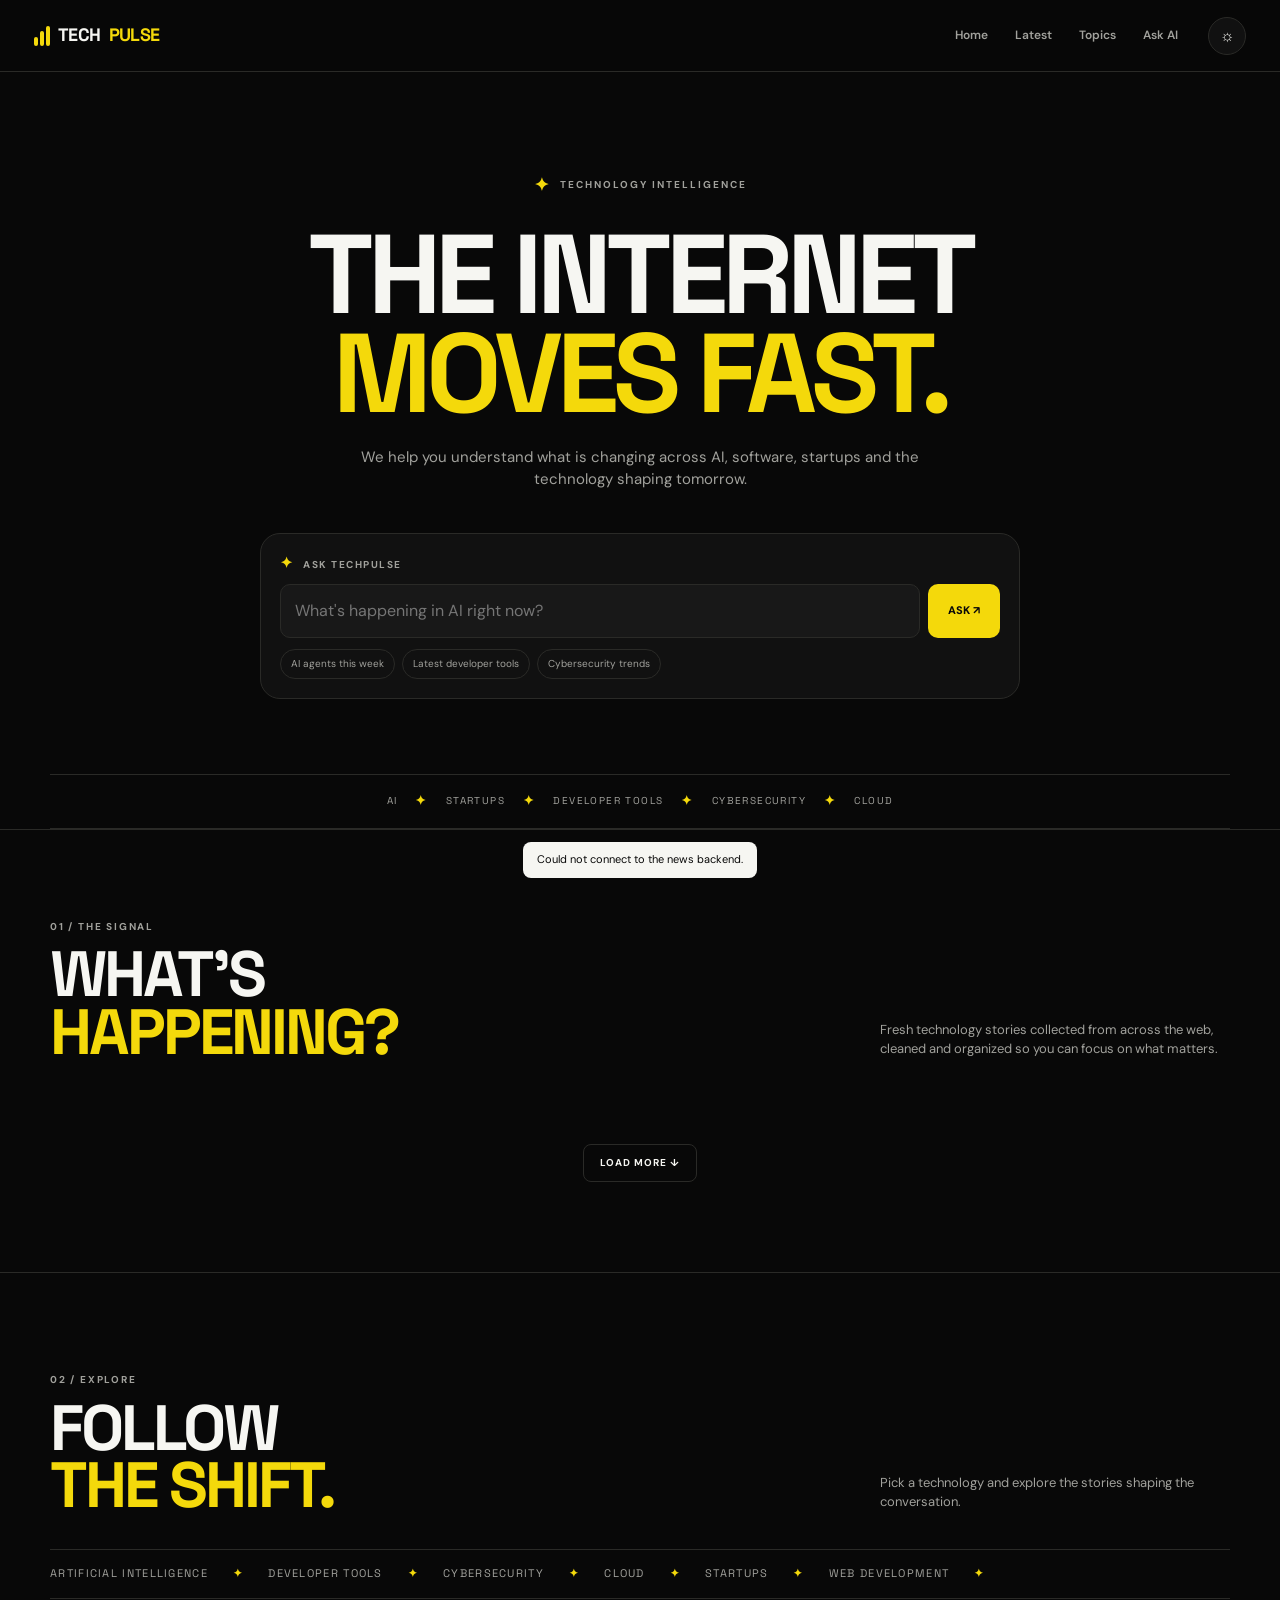
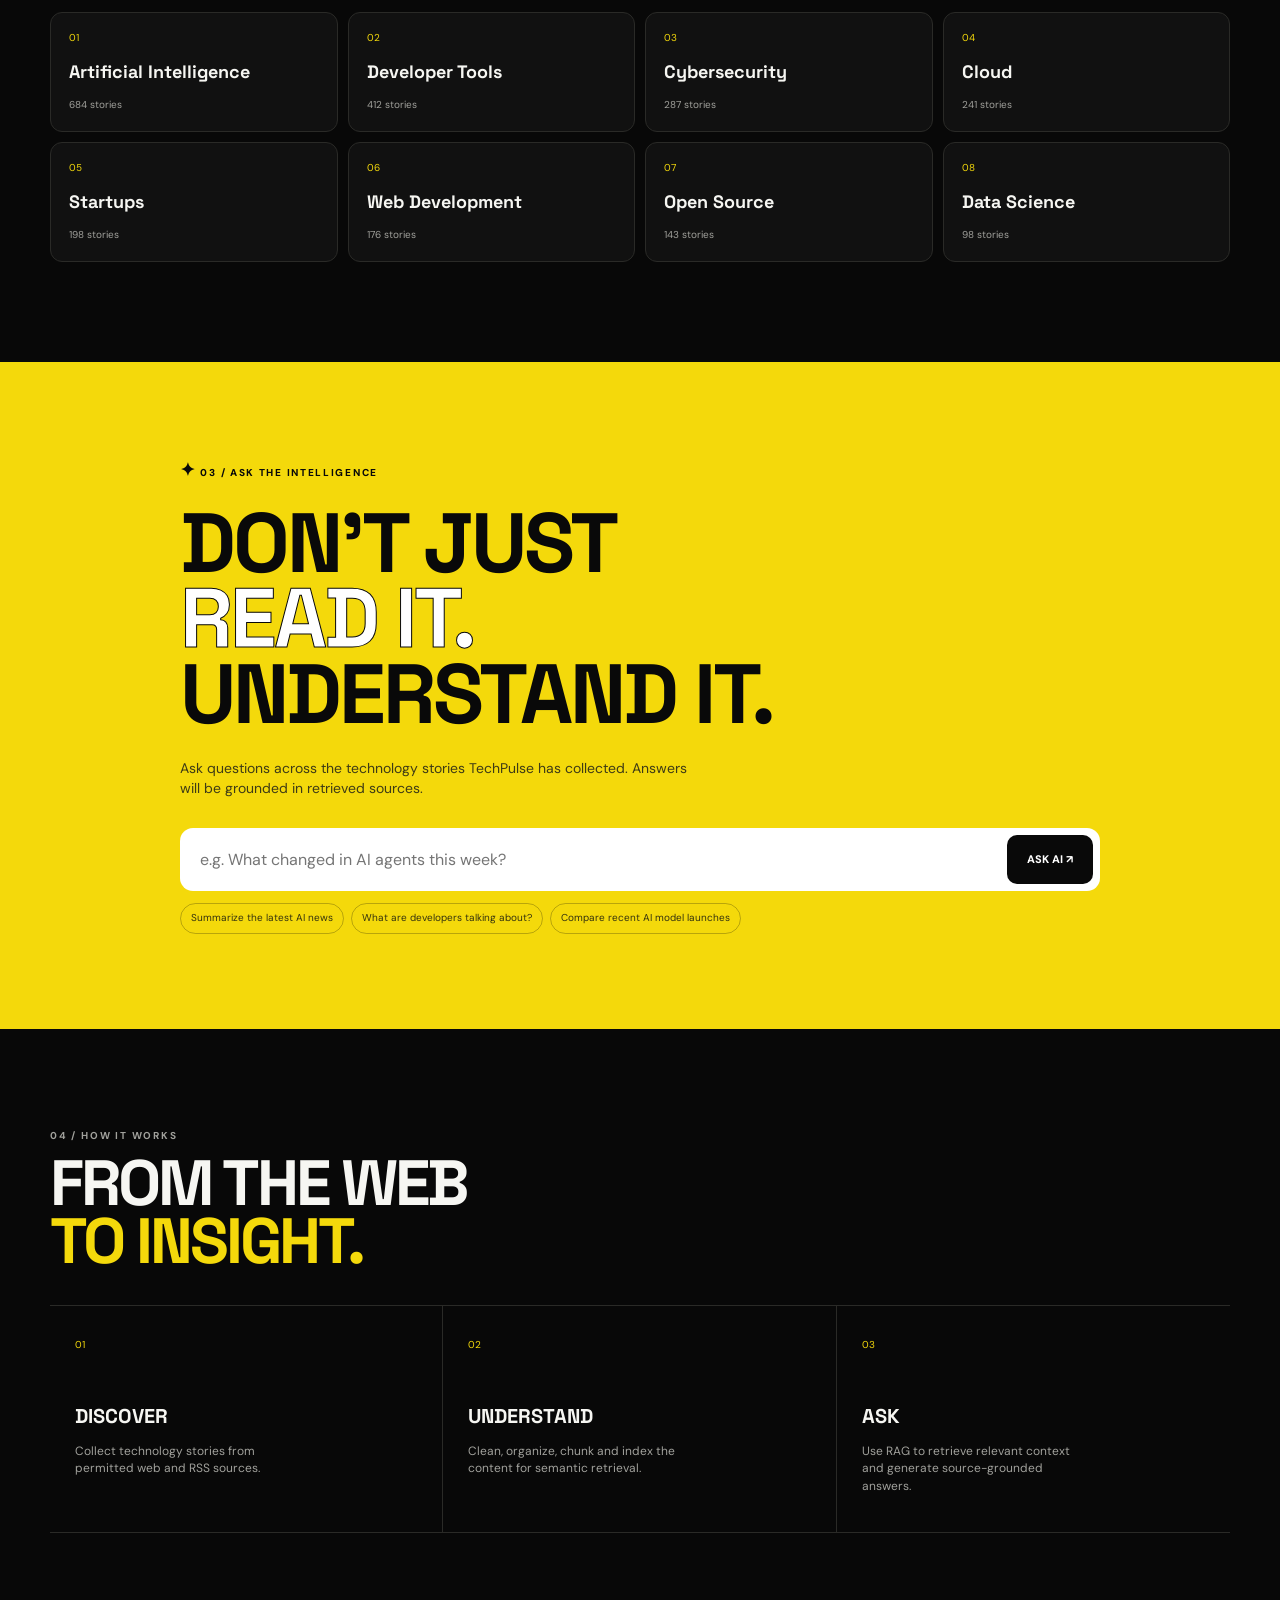
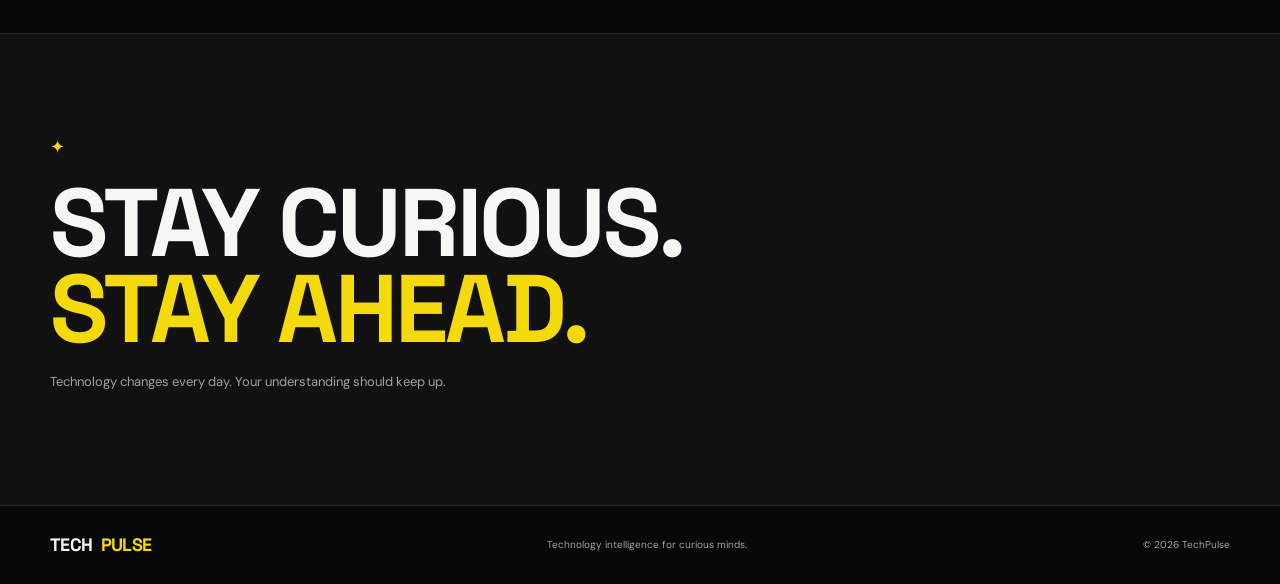
<file: TechPulse-RAG/index.html>
<!DOCTYPE html>
<html lang="en">
<head>
  <meta charset="UTF-8">
  <meta name="viewport" content="width=device-width, initial-scale=1.0">
  <meta name="description" content="TechPulse — technology news, trends and source-grounded AI research.">
  <title>TechPulse — Understand What's Changing</title>
  <link rel="preconnect" href="https://fonts.googleapis.com">
  <link rel="preconnect" href="https://fonts.gstatic.com" crossorigin>
  <link href="https://fonts.googleapis.com/css2?family=DM+Sans:wght@400;500;600;700&family=Space+Grotesk:wght@500;600;700&display=swap" rel="stylesheet">
  <link rel="stylesheet" href="css/style.css">
</head>
<body>
  <header class="site-header">
    <a href="#home" class="logo">
      <span class="logo-mark"><i></i><i></i><i></i></span>
      TECH<span>PULSE</span>
    </a>

    <nav class="nav">
      <a href="#home">Home</a>
      <a href="#latest">Latest</a>
      <a href="#topics">Topics</a>
      <a href="#ask">Ask AI</a>
    </nav>

    <button class="theme-btn" id="themeBtn" aria-label="Toggle dark and light theme">
      <span id="themeIcon">☼</span>
    </button>
  </header>

  <main id="home">
    <section class="hero page-width">
      <div class="hero-topline">
        <span class="yellow-star">✦</span>
        <span>TECHNOLOGY INTELLIGENCE</span>
      </div>

      <h1>THE INTERNET<br><span>MOVES FAST.</span></h1>
      <p class="hero-subtitle">We help you understand what is changing across AI, software, startups and the technology shaping tomorrow.</p>

      <div class="hero-search">
        <div class="search-heading"><span>✦</span> ASK TECHPULSE</div>
        <div class="search-line">
          <input id="heroInput" type="text" placeholder="What's happening in AI right now?">
          <button id="heroAsk">ASK <b>↗</b></button>
        </div>
        <div class="quick-prompts">
          <button>AI agents this week</button>
          <button>Latest developer tools</button>
          <button>Cybersecurity trends</button>
        </div>
      </div>

      <div class="hero-strip">
        <span>AI</span><b>✦</b><span>STARTUPS</span><b>✦</b><span>DEVELOPER TOOLS</span><b>✦</b><span>CYBERSECURITY</span><b>✦</b><span>CLOUD</span>
      </div>
    </section>

    <section id="latest" class="latest section-dark">
      <div class="page-width">
        <div class="section-intro">
          <div>
            <span class="eyebrow">01 / THE SIGNAL</span>
            <h2>WHAT'S<br><em>HAPPENING?</em></h2>
          </div>
          <p>Fresh technology stories collected from across the web, cleaned and organized so you can focus on what matters.</p>
        </div>

        <div id="featuredNews" class="featured-news"></div>
        <div id="newsList" class="news-list"></div>

        <button class="outline-btn" id="loadMore">LOAD MORE <span>↓</span></button>
      </div>
    </section>

    <section id="topics" class="topics page-width">
      <div class="section-intro light-intro">
        <div>
          <span class="eyebrow">02 / EXPLORE</span>
          <h2>FOLLOW<br><em>THE SHIFT.</em></h2>
        </div>
        <p>Pick a technology and explore the stories shaping the conversation.</p>
      </div>
      <div id="topicMarquee" class="topic-marquee"></div>
      <div id="topicGrid" class="topic-grid"></div>
    </section>

    <section id="ask" class="ask-section">
      <div class="ask-inner page-width">
        <div class="ask-label"><span class="yellow-star">✦</span> 03 / ASK THE INTELLIGENCE</div>
        <h2>DON'T JUST<br><span>READ IT.</span><br>UNDERSTAND IT.</h2>
        <p>Ask questions across the technology stories TechPulse has collected. Answers will be grounded in retrieved sources.</p>

        <div class="big-question">
          <input id="askInput" type="text" placeholder="e.g. What changed in AI agents this week?">
          <button id="askButton">ASK AI <span>↗</span></button>
        </div>

        <div class="question-chips">
          <button>Summarize the latest AI news</button>
          <button>What are developers talking about?</button>
          <button>Compare recent AI model launches</button>
        </div>
      </div>
    </section>

    <section class="how-section page-width">
      <div class="section-intro light-intro">
        <div>
          <span class="eyebrow">04 / HOW IT WORKS</span>
          <h2>FROM THE WEB<br><em>TO INSIGHT.</em></h2>
        </div>
      </div>

      <div class="steps">
        <article><span>01</span><h3>DISCOVER</h3><p>Collect technology stories from permitted web and RSS sources.</p></article>
        <article><span>02</span><h3>UNDERSTAND</h3><p>Clean, organize, chunk and index the content for semantic retrieval.</p></article>
        <article><span>03</span><h3>ASK</h3><p>Use RAG to retrieve relevant context and generate source-grounded answers.</p></article>
      </div>
    </section>

    <section class="closing">
      <div class="page-width">
        <span class="yellow-star">✦</span>
        <h2>STAY CURIOUS.<br><span>STAY AHEAD.</span></h2>
        <p>Technology changes every day. Your understanding should keep up.</p>
      </div>
    </section>
  </main>

  <footer>
    <div class="page-width footer-inner">
      <div class="logo">TECH<span>PULSE</span></div>
      <p>Technology intelligence for curious minds.</p>
      <span>© 2026 TechPulse</span>
    </div>
  </footer>

  <div class="modal hidden" id="answerModal">
    <div class="modal-card">
      <button class="modal-close" id="modalClose">×</button>
      <span class="eyebrow">TECHPULSE AI</span>
      <h2 id="modalTitle">Your question</h2>
      <div class="answer-loading" id="loading">
        <i></i><i></i><i></i>
      </div>
      <div id="answer" class="answer hidden">
        <p>TechPulse will retrieve the most relevant technology stories and generate a concise answer grounded in those sources. This frontend currently uses demo content; the scraper and RAG backend will power this section in the next phase.</p>
        <h4>SOURCES</h4>
        <div id="sources"></div>
      </div>
    </div>
  </div>

  <div class="toast" id="toast"></div>
  <script src="js/data.js"></script>
  <script src="js/app.js"></script>
</body>
</html>
</file>
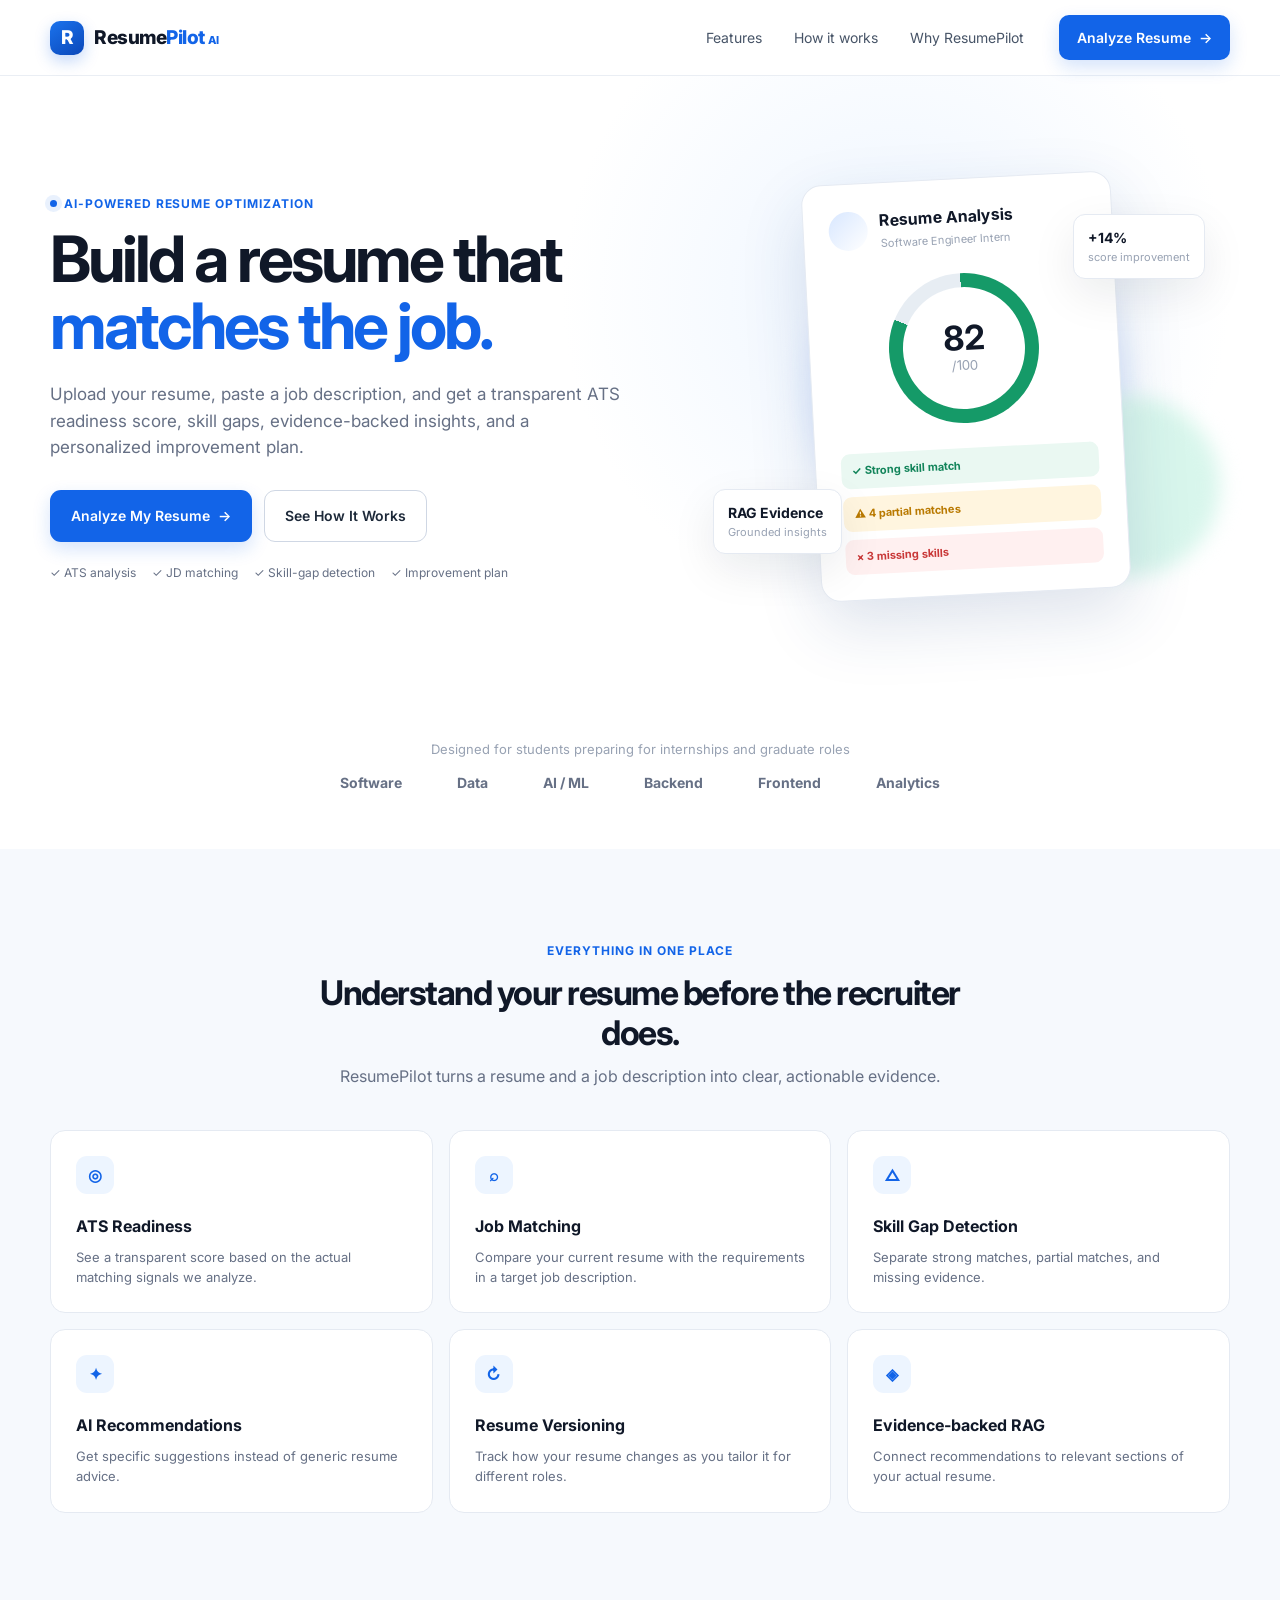
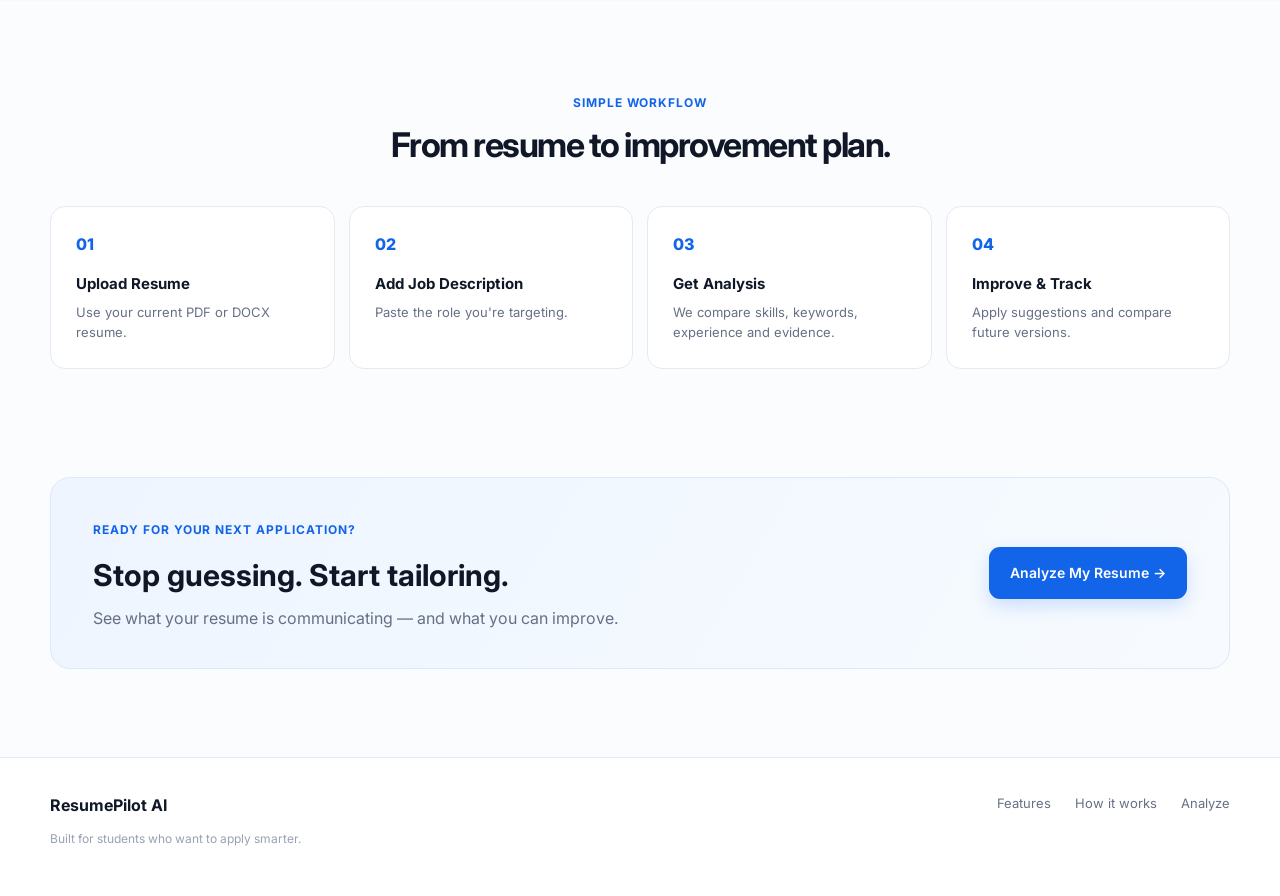
<file: ResumePilot-AI/frontend/index.html>
<!DOCTYPE html>
<html lang="en">
<head>
  <meta charset="UTF-8" />
  <meta name="viewport" content="width=device-width, initial-scale=1.0" />
  <title>ResumePilot AI — Resume Optimization</title>
  <meta name="description" content="AI-powered resume optimization and job matching for students." />
  <link rel="preconnect" href="https://fonts.googleapis.com">
  <link rel="preconnect" href="https://fonts.gstatic.com" crossorigin>
  <link href="https://fonts.googleapis.com/css2?family=Inter:wght@400;500;600;700;800&display=swap" rel="stylesheet">
  <link rel="stylesheet" href="css/style.css" />
</head>
<body>
  <header class="site-header">
    <a class="brand" href="index.html">
      <span class="brand-mark">R</span>
      <span>Resume<span class="brand-accent">Pilot</span><small> AI</small></span>
    </a>

    <nav class="nav">
      <a href="#features">Features</a>
      <a href="#how-it-works">How it works</a>
      <a href="#why">Why ResumePilot</a>
    </nav>

    <div class="nav-actions">
      <a class="btn btn-primary" href="pages/analyze.html">Analyze Resume <span>→</span></a>
    </div>
  </header>

  <main>
    <section class="hero section">
      <div class="hero-copy">
        <div class="eyebrow"><span class="pulse-dot"></span> AI-powered resume optimization</div>
        <h1>Build a resume that <span>matches the job.</span></h1>
        <p>
          Upload your resume, paste a job description, and get a transparent
          ATS readiness score, skill gaps, evidence-backed insights, and a
          personalized improvement plan.
        </p>

        <div class="hero-actions">
          <a class="btn btn-primary btn-lg" href="pages/analyze.html">Analyze My Resume <span>→</span></a>
          <a class="btn btn-secondary btn-lg" href="#how-it-works">See How It Works</a>
        </div>

        <div class="hero-points">
          <span>✓ ATS analysis</span>
          <span>✓ JD matching</span>
          <span>✓ Skill-gap detection</span>
          <span>✓ Improvement plan</span>
        </div>
      </div>

      <div class="hero-visual">
        <div class="glow glow-one"></div>
        <div class="glow glow-two"></div>
        <div class="resume-card">
          <div class="mini-top">
            <div class="mini-avatar"></div>
            <div>
              <strong>Resume Analysis</strong>
              <small>Software Engineer Intern</small>
            </div>
          </div>
          <div class="score-ring" style="--score:82">
            <div><strong>82</strong><small>/100</small></div>
          </div>
          <div class="tag tag-green">✓ Strong skill match</div>
          <div class="tag tag-orange">⚠ 4 partial matches</div>
          <div class="tag tag-red">× 3 missing skills</div>
        </div>
        <div class="float-card float-top"><b>+14%</b><span>score improvement</span></div>
        <div class="float-card float-bottom"><b>RAG Evidence</b><span>Grounded insights</span></div>
      </div>
    </section>

    <section class="trust section">
      <p>Designed for students preparing for internships and graduate roles</p>
      <div class="trust-row">
        <span>Software</span><span>Data</span><span>AI / ML</span><span>Backend</span><span>Frontend</span><span>Analytics</span>
      </div>
    </section>

    <section id="features" class="section section-light">
      <div class="section-heading">
        <div class="eyebrow">Everything in one place</div>
        <h2>Understand your resume before the recruiter does.</h2>
        <p>ResumePilot turns a resume and a job description into clear, actionable evidence.</p>
      </div>

      <div class="feature-grid">
        <article class="feature-card">
          <div class="icon-box">◎</div>
          <h3>ATS Readiness</h3>
          <p>See a transparent score based on the actual matching signals we analyze.</p>
        </article>
        <article class="feature-card">
          <div class="icon-box">⌕</div>
          <h3>Job Matching</h3>
          <p>Compare your current resume with the requirements in a target job description.</p>
        </article>
        <article class="feature-card">
          <div class="icon-box">△</div>
          <h3>Skill Gap Detection</h3>
          <p>Separate strong matches, partial matches, and missing evidence.</p>
        </article>
        <article class="feature-card">
          <div class="icon-box">✦</div>
          <h3>AI Recommendations</h3>
          <p>Get specific suggestions instead of generic resume advice.</p>
        </article>
        <article class="feature-card">
          <div class="icon-box">↻</div>
          <h3>Resume Versioning</h3>
          <p>Track how your resume changes as you tailor it for different roles.</p>
        </article>
        <article class="feature-card">
          <div class="icon-box">◈</div>
          <h3>Evidence-backed RAG</h3>
          <p>Connect recommendations to relevant sections of your actual resume.</p>
        </article>
      </div>
    </section>

    <section id="how-it-works" class="section">
      <div class="section-heading">
        <div class="eyebrow">Simple workflow</div>
        <h2>From resume to improvement plan.</h2>
      </div>

      <div class="steps">
        <div class="step"><span>01</span><h3>Upload Resume</h3><p>Use your current PDF or DOCX resume.</p></div>
        <div class="step"><span>02</span><h3>Add Job Description</h3><p>Paste the role you're targeting.</p></div>
        <div class="step"><span>03</span><h3>Get Analysis</h3><p>We compare skills, keywords, experience and evidence.</p></div>
        <div class="step"><span>04</span><h3>Improve & Track</h3><p>Apply suggestions and compare future versions.</p></div>
      </div>
    </section>

    <section id="why" class="cta section">
      <div class="cta-card">
        <div>
          <div class="eyebrow">Ready for your next application?</div>
          <h2>Stop guessing. Start tailoring.</h2>
          <p>See what your resume is communicating — and what you can improve.</p>
        </div>
        <a class="btn btn-primary btn-lg" href="pages/analyze.html">Analyze My Resume →</a>
      </div>
    </section>
  </main>

  <footer class="footer">
    <div><strong>ResumePilot AI</strong><p>Built for students who want to apply smarter.</p></div>
    <div class="footer-links"><a href="#features">Features</a><a href="#how-it-works">How it works</a><a href="pages/analyze.html">Analyze</a></div>
  </footer>

  <script src="js/main.js"></script>
</body>
</html>
</file>
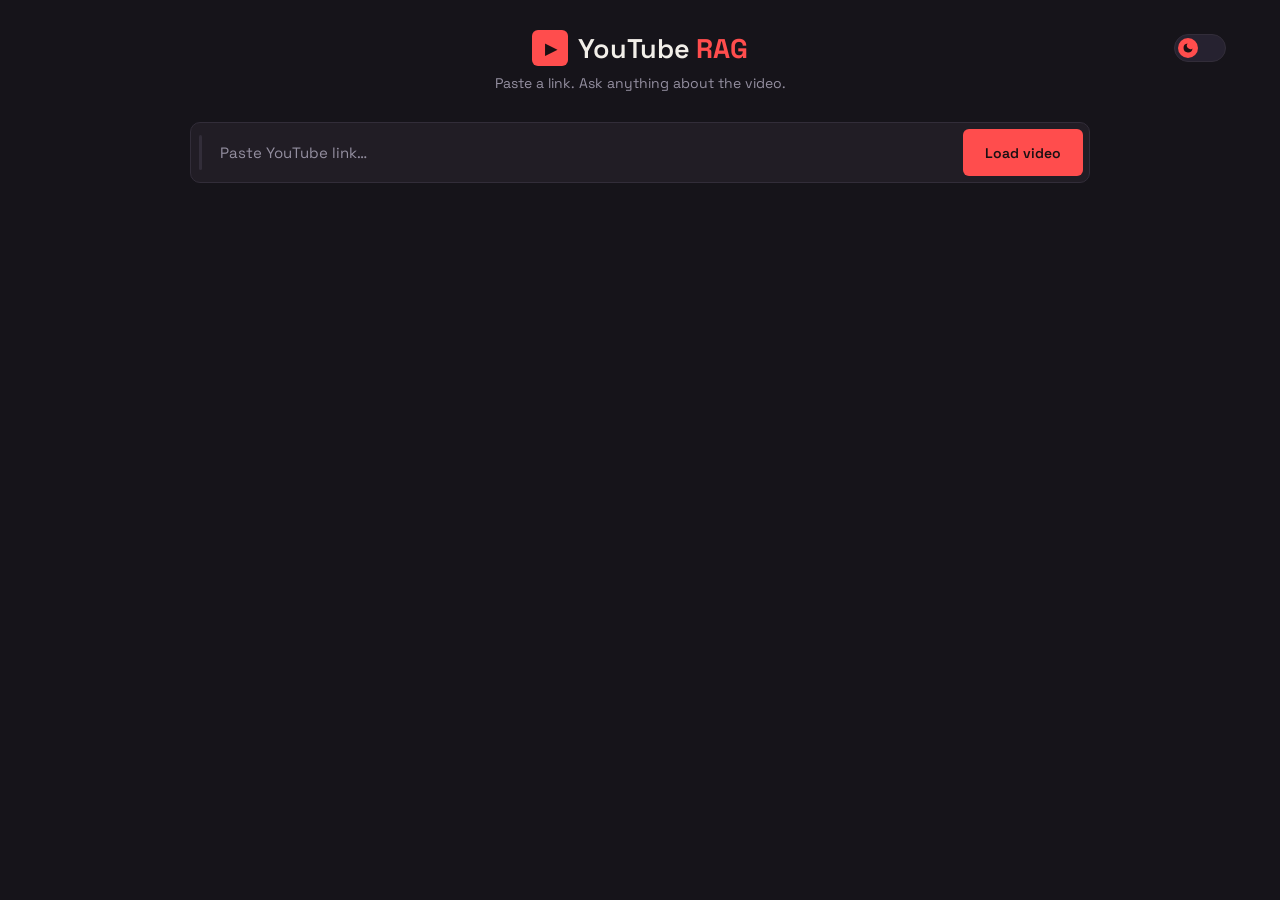
<file: youtube-rag-chatbot/frontend/index.html>
<!DOCTYPE html>
<html lang="en" data-theme="dark">
<head>
    <meta charset="UTF-8">
    <meta name="viewport" content="width=device-width, initial-scale=1.0">

    <title>YouTube RAG</title>

    <link rel="preconnect" href="https://fonts.googleapis.com">
    <link rel="preconnect" href="https://fonts.gstatic.com" crossorigin>
    <link href="https://fonts.googleapis.com/css2?family=Space+Grotesk:wght@400;500;600;700&family=IBM+Plex+Mono:wght@400;500&display=swap" rel="stylesheet">

    <link rel="stylesheet" href="style.css">
</head>

<body>

    <div class="app">

        <!-- Header -->
        <header class="header">

            <div class="header-spacer"></div>

            <div class="brand">
                <div class="logo">
                    <span class="logo-icon">&#9654;</span>
                    <span>YouTube <strong>RAG</strong></span>
                </div>

                <p class="tagline">Paste a link. Ask anything about the video.</p>
            </div>

            <button class="theme-toggle" id="themeToggle" type="button" aria-label="Switch to light theme" aria-pressed="false">
                <span class="theme-toggle-track">
                    <span class="theme-toggle-thumb">
                        <svg class="icon icon-moon" width="12" height="12" viewBox="0 0 24 24" fill="none" aria-hidden="true">
                            <path d="M21 12.8A9 9 0 1 1 11.2 3a7 7 0 0 0 9.8 9.8Z" fill="currentColor"/>
                        </svg>
                        <svg class="icon icon-sun" width="12" height="12" viewBox="0 0 24 24" fill="none" aria-hidden="true">
                            <circle cx="12" cy="12" r="4.2" fill="currentColor"/>
                            <path d="M12 2.5v2.4M12 19.1v2.4M4.6 4.6l1.7 1.7M17.7 17.7l1.7 1.7M2.5 12h2.4M19.1 12h2.4M4.6 19.4l1.7-1.7M17.7 6.3l1.7-1.7" stroke="currentColor" stroke-width="1.6" stroke-linecap="round"/>
                        </svg>
                    </span>
                </span>
            </button>

        </header>


        <!-- URL Input -->
        <section class="url-section">

            <div class="url-box">

                <span class="url-marker" aria-hidden="true"></span>

                <input
                    type="text"
                    id="youtubeUrl"
                    placeholder="Paste YouTube link…"
                >

                <button id="loadBtn">
                    Load video
                </button>

            </div>

        </section>


        <!-- Main Content -->
        <main class="main-content is-hidden" id="mainContent">

            <!-- Video Section -->
            <section class="video-section">

                <div class="section-header">
                    <h2>Video</h2>
                    <span class="rec-dot" id="recDot" aria-hidden="true"></span>
                </div>

                <div class="video-container" id="videoContainer">

                    <div class="video-placeholder">

                        <div class="play-icon">&#9654;</div>

                        <h3>Your video will appear here</h3>

                        <p>
                            Paste a YouTube link above to get started
                        </p>

                    </div>

                </div>

            </section>


            <!-- Chat Section -->
            <section class="chat-section">

                <div class="chat-header">

                    <div class="bot-icon">
                        <svg width="18" height="18" viewBox="0 0 24 24" fill="none" aria-hidden="true">
                            <path d="M12 3 3 12l9 9 9-9-9-9Z" stroke="currentColor" stroke-width="1.6" stroke-linejoin="round"/>
                        </svg>
                    </div>

                    <div>
                        <h2>Video assistant</h2>

                        <p>
                            Ask questions about this video
                        </p>
                    </div>

                </div>


                <!-- Chat Messages -->
                <div class="chat-messages" id="chatMessages">

                    <div class="welcome-message" id="welcomeMessage">

                        <div class="welcome-icon">
                            <svg width="22" height="22" viewBox="0 0 24 24" fill="none" aria-hidden="true">
                                <path d="M12 2.5c.6 2.7 1.7 4.3 3.4 4.9-1.7.6-2.8 2.2-3.4 4.9-.6-2.7-1.7-4.3-3.4-4.9 1.7-.6 2.8-2.2 3.4-4.9ZM19 13c.3 1.4.9 2.2 1.9 2.6-1 .4-1.6 1.2-1.9 2.6-.3-1.4-.9-2.2-1.9-2.6 1-.4 1.6-1.2 1.9-2.6Z" fill="currentColor"/>
                            </svg>
                        </div>

                        <h3>Ask about the video</h3>

                        <p>
                            Once a video is loaded, I'll answer using its transcript.
                        </p>

                        <div class="suggestion-chips" id="suggestionChips">
                            <button type="button" class="chip">Summarize this video</button>
                            <button type="button" class="chip">What's the main point?</button>
                            <button type="button" class="chip">List the topics covered</button>
                        </div>

                    </div>

                </div>


                <!-- Chat Input -->
                <div class="chat-input-container">

                    <input
                        type="text"
                        id="questionInput"
                        placeholder="Ask a question about this video…"
                    >

                    <button id="sendBtn" aria-label="Send question">
                        <svg width="16" height="16" viewBox="0 0 24 24" fill="none" aria-hidden="true">
                            <path d="M12 19V5M12 5l-6 6M12 5l6 6" stroke="currentColor" stroke-width="2" stroke-linecap="round" stroke-linejoin="round"/>
                        </svg>
                    </button>

                </div>

            </section>

        </main>

    </div>

    <script src="script.js"></script>

</body>
</html>
</file>
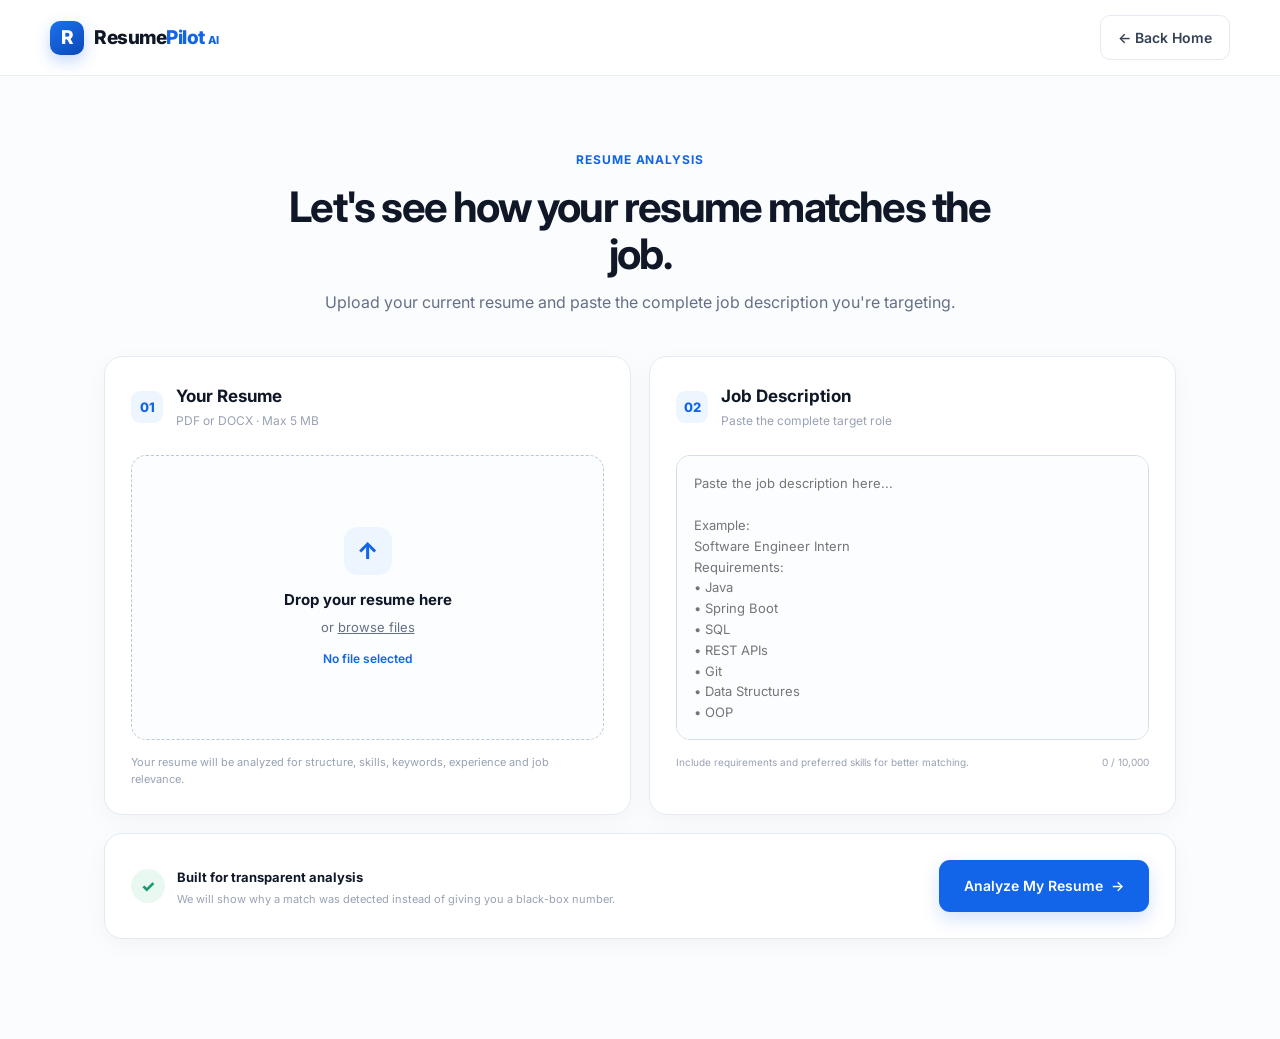
<file: ResumePilot-AI/frontend/pages/analysis.html>
<!DOCTYPE html>
<html lang="en">
<head>
  <meta charset="UTF-8" />
  <meta name="viewport" content="width=device-width, initial-scale=1.0" />
  <title>Analyzing — ResumePilot AI</title>
  <link rel="preconnect" href="https://fonts.googleapis.com">
  <link rel="preconnect" href="https://fonts.gstatic.com" crossorigin>
  <link href="https://fonts.googleapis.com/css2?family=Inter:wght@400;500;600;700;800&display=swap" rel="stylesheet">
  <link rel="stylesheet" href="../css/style.css" />
  <link rel="stylesheet" href="../css/analysis.css" />
</head>
<body>
  <header class="site-header compact">
    <a class="brand" href="../index.html">
      <span class="brand-mark">R</span>
      <span>Resume<span class="brand-accent">Pilot</span><small> AI</small></span>
    </a>
    <div class="analysis-status">AI analysis in progress</div>
  </header>

  <main class="analysis-page">
    <div class="analysis-card">
      <div class="analysis-orb"><div class="orb-core">✦</div></div>
      <div class="eyebrow">ResumePilot AI</div>
      <h1>Analyzing your resume</h1>
      <p>This usually takes about 10–15 seconds.</p>

      <div class="progress-track"><div id="progressBar"></div></div>
      <div class="progress-percent"><span id="progressText">0%</span><span>Preparing analysis</span></div>

      <div class="timeline">
        <div class="timeline-item active" data-step="1"><span class="timeline-dot">✓</span><div><strong>Reading your resume</strong><small>Extracting text and structure from your file...</small></div></div>
        <div class="timeline-item" data-step="2"><span class="timeline-dot">2</span><div><strong>Analyzing ATS structure</strong><small>Checking sections, formatting and readability...</small></div></div>
        <div class="timeline-item" data-step="3"><span class="timeline-dot">3</span><div><strong>Matching the job description</strong><small>Comparing skills, keywords and experience...</small></div></div>
        <div class="timeline-item" data-step="4"><span class="timeline-dot">4</span><div><strong>Generating personalized insights</strong><small>Finding gaps and improvement opportunities...</small></div></div>
        <div class="timeline-item" data-step="5"><span class="timeline-dot">5</span><div><strong>Finalizing your report</strong><small>Preparing your evidence-backed results...</small></div></div>
      </div>
    </div>

    <div class="tip-card"><span>💡</span><div><strong>While you wait</strong><p>Good resumes are tailored to the role. We'll focus on what the job actually asks for.</p></div></div>
  </main>

  <script src="../js/analysis.js"></script>
</body>
</html>
</file>
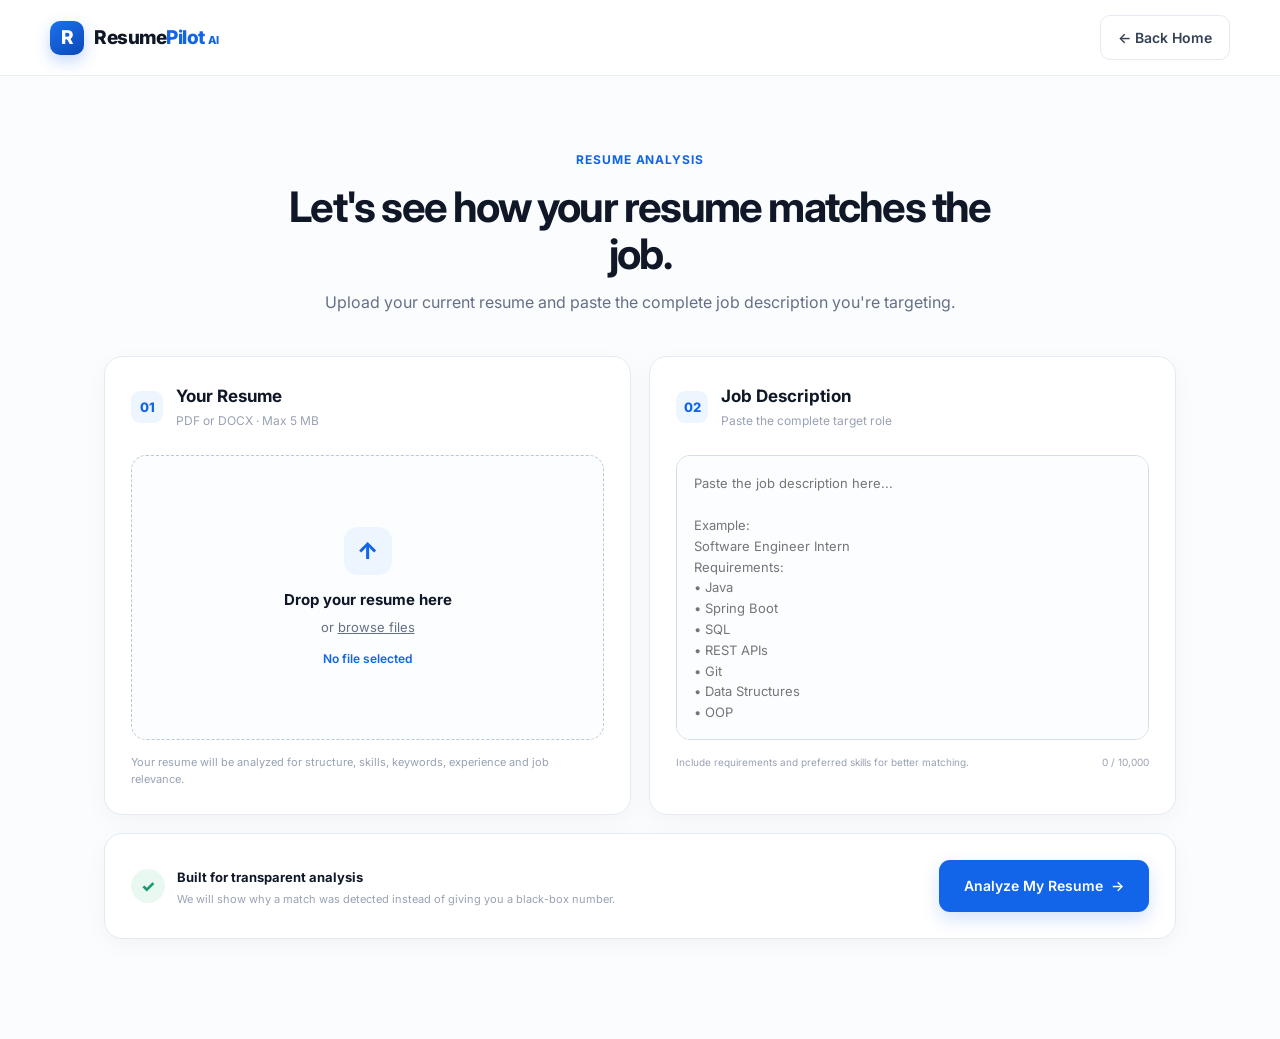
<file: ResumePilot-AI/frontend/pages/analyze.html>
<!DOCTYPE html>
<html lang="en">
<head>
  <meta charset="UTF-8" />
  <meta name="viewport" content="width=device-width, initial-scale=1.0" />
  <title>Analyze Resume — ResumePilot AI</title>
  <link rel="preconnect" href="https://fonts.googleapis.com">
  <link rel="preconnect" href="https://fonts.gstatic.com" crossorigin>
  <link href="https://fonts.googleapis.com/css2?family=Inter:wght@400;500;600;700;800&display=swap" rel="stylesheet">
  <link rel="stylesheet" href="../css/style.css" />
  <link rel="stylesheet" href="../css/analyze.css" />
</head>
<body>
  <header class="site-header compact">
    <a class="brand" href="../index.html">
      <span class="brand-mark">R</span>
      <span>Resume<span class="brand-accent">Pilot</span><small> AI</small></span>
    </a>
    <a class="btn btn-ghost" href="../index.html">← Back Home</a>
  </header>

  <main class="analyze-page">
    <div class="page-heading">
      <div class="eyebrow">Resume analysis</div>
      <h1>Let's see how your resume matches the job.</h1>
      <p>Upload your current resume and paste the complete job description you're targeting.</p>
    </div>

    <form id="analyzeForm" class="analyze-grid">
      <section class="panel">
        <div class="panel-title">
          <div><span class="step-number">01</span><div><h2>Your Resume</h2><p>PDF or DOCX · Max 5 MB</p></div></div>
        </div>

        <label class="upload-zone" id="dropZone" for="resumeFile">
          <input id="resumeFile" type="file" accept=".pdf,.doc,.docx" hidden />
          <div class="upload-icon">↑</div>
          <h3 id="uploadTitle">Drop your resume here</h3>
          <p id="uploadText">or <u>browse files</u></p>
          <span class="file-name" id="fileName">No file selected</span>
        </label>

        <div class="resume-note">Your resume will be analyzed for structure, skills, keywords, experience and job relevance.</div>
      </section>

      <section class="panel">
        <div class="panel-title">
          <div><span class="step-number">02</span><div><h2>Job Description</h2><p>Paste the complete target role</p></div></div>
        </div>

        <textarea id="jobDescription" maxlength="10000" placeholder="Paste the job description here...

Example:
Software Engineer Intern
Requirements:
• Java
• Spring Boot
• SQL
• REST APIs
• Git
• Data Structures
• OOP"></textarea>
        <div class="textarea-footer"><span>Include requirements and preferred skills for better matching.</span><span id="charCount">0 / 10,000</span></div>
      </section>

      <section class="panel full-width">
        <div class="privacy-row">
          <span class="shield">✓</span>
          <div><strong>Built for transparent analysis</strong><p>We will show why a match was detected instead of giving you a black-box number.</p></div>
        </div>
        <button class="btn btn-primary btn-lg analyze-btn" type="submit" id="analyzeBtn">Analyze My Resume <span>→</span></button>
      </section>
    </form>
  </main>

  <script src="../js/analyze.js"></script>
</body>
</html>
</file>
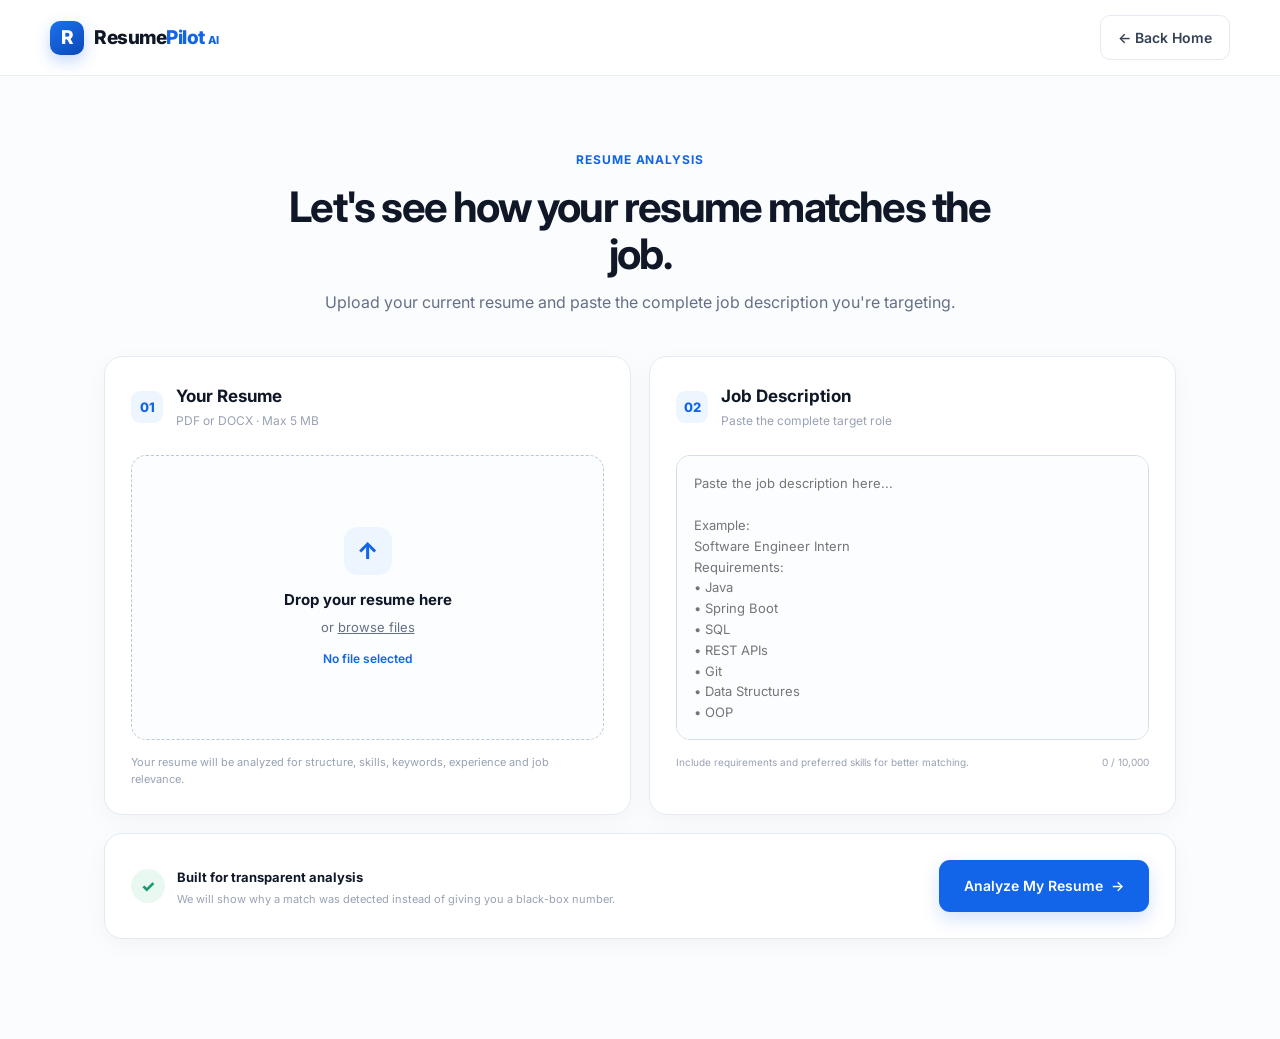
<file: ResumePilot-AI/frontend/pages/results.html>
<!DOCTYPE html>
<html lang="en">
<head>
  <meta charset="UTF-8" />
  <meta name="viewport" content="width=device-width, initial-scale=1.0" />
  <title>Results — ResumePilot AI</title>
  <link rel="preconnect" href="https://fonts.googleapis.com">
  <link rel="preconnect" href="https://fonts.gstatic.com" crossorigin>
  <link href="https://fonts.googleapis.com/css2?family=Inter:wght@400;500;600;700;800&display=swap" rel="stylesheet">
  <link rel="stylesheet" href="../css/style.css" />
  <link rel="stylesheet" href="../css/results.css" />
</head>
<body>
  <header class="site-header compact">
    <a class="brand" href="../index.html">
      <span class="brand-mark">R</span>
      <span>Resume<span class="brand-accent">Pilot</span><small> AI</small></span>
    </a>
    <div class="result-actions">
      <button class="btn btn-ghost" onclick="window.print()">↓ Download Report</button>
      <a class="btn btn-primary" href="analyze.html">Analyze Another Job</a>
    </div>
  </header>

  <main class="results-page">
    <div class="results-head">
      <div>
        <a href="analyze.html" class="back-link">← Analyze another role</a>
        <div class="eyebrow">Resume analysis results</div>
        <h1>Your resume matches this role.</h1>
        <p>Here is what is working, what is missing, and what you can improve next.</p>
      </div>
    </div>

    <section class="job-card">
  <div class="company-logo">JD</div>

  <div>
    <h2>Target Job Description</h2>
    <p>Job description analyzed by ResumePilot AI</p>
  </div>

  <span class="status-pill">
    Target role
  </span>
</section>

    <div class="tabs">
      <button class="tab active">Overview</button><button class="tab">Skill Match</button><button class="tab">Improvements</button><button class="tab">Resume Sections</button><button class="tab">Keywords</button>
    </div>

    <section class="top-results">
      <div class="score-card panel">
        <div class="score-ring big" style="--score:82"><div><strong>82</strong><small>/100</small></div></div>
        <div class="score-copy"><div class="eyebrow">ATS readiness score</div><h2>Good starting point</h2><p>Your resume has strong alignment with this role. A few targeted changes could improve its match.</p><span class="trend">↑ 14% potential improvement</span></div>
      </div>

      <div class="summary-card panel">
        <h3>Match Summary</h3>
        <div class="summary-row"><span class="summary-icon green">✓</span><div><strong>12</strong><small>Skills matched</small></div></div>
        <div class="summary-row"><span class="summary-icon orange">!</span><div><strong>4</strong><small>Partial matches</small></div></div>
        <div class="summary-row"><span class="summary-icon red">×</span><div><strong>3</strong><small>Missing skills</small></div></div>
      </div>
    </section>

    <section class="result-grid">
      <div class="panel skill-panel">
        <div class="panel-header"><div><h3>Skill Match Breakdown</h3><p>How strongly your resume represents the target requirements.</p></div></div>
        <div class="metric"><div><span>Skills</span><b>88%</b></div><div class="bar"><i style="width:88%"></i></div></div>
        <div class="metric"><div><span>Keywords</span><b>76%</b></div><div class="bar"><i style="width:76%"></i></div></div>
        <div class="metric"><div><span>Experience</span><b>81%</b></div><div class="bar"><i style="width:81%"></i></div></div>
        <div class="metric"><div><span>Projects</span><b>84%</b></div><div class="bar"><i style="width:84%"></i></div></div>
        <div class="metric"><div><span>Education</span><b>95%</b></div><div class="bar green-bar"><i style="width:95%"></i></div></div>
        <div class="metric"><div><span>Formatting</span><b>91%</b></div><div class="bar green-bar"><i style="width:91%"></i></div></div>
      </div>

      <div class="panel job-match">
        <div class="panel-header"><div><h3>Job Match</h3><p>Requirement evidence found in your resume.</p></div></div>
        <div class="match-tabs"><span class="active">Matched (12)</span><span>Partial (4)</span><span>Missing (3)</span></div>
        <div class="skill-list">
          <span>✓ Java</span><span>✓ Python</span><span>✓ Data Structures</span><span>✓ Algorithms</span><span>✓ Git</span><span>✓ SQL</span><span>✓ Problem Solving</span><span>+ 5 more</span>
        </div>
      </div>
    </section>

    <section class="improvement-section">
      <div class="section-heading left">
        <div class="eyebrow">What to improve next</div>
        <h2>Personalized improvement plan</h2>
        <p>Suggestions are grounded in the resume evidence we found.</p>
      </div>

      <div class="improvement-grid">
        <div class="panel suggestions">
          <article class="suggestion high">
            <div class="priority">High Priority</div>
            <h3>Add Spring Boot evidence</h3>
            <p>Spring Boot appears in the job description but no supporting evidence was found in your resume.</p>
            <a href="#">View suggestion →</a>
          </article>
          <article class="suggestion medium">
            <div class="priority">Medium Priority</div>
            <h3>Strengthen REST API description</h3>
            <p>Your project mentions backend APIs but does not clearly describe REST API work.</p>
            <a href="#">View evidence →</a>
          </article>
          <article class="suggestion low">
            <div class="priority">Low Priority</div>
            <h3>Add measurable project impact</h3>
            <p>Where truthful, add numbers such as users, latency, accuracy, performance or scale.</p>
            <a href="#">Improve section →</a>
          </article>
        </div>

        <div class="panel resume-preview">
          <div class="preview-head"><h3>Resume Preview</h3><span>PDF</span></div>
          <div class="paper">
            <div class="paper-title">Prachi Patil</div><div class="paper-line wide"></div><div class="paper-line"></div>
            <div class="paper-heading"></div><div class="paper-line wide"></div><div class="paper-line"></div><div class="paper-line medium"></div>
            <div class="paper-heading"></div><div class="paper-line wide"></div><div class="paper-line"></div><div class="paper-line"></div><div class="paper-line medium"></div>
            <div class="paper-heading"></div><div class="paper-line wide"></div><div class="paper-line medium"></div>
          </div>
          <button class="btn btn-secondary full">View Full Resume</button>
        </div>
      </div>
    </section>

    <section class="success-banner">
      <span>✓</span><div><strong>You're on the right track.</strong><p>Apply the high-priority suggestions first, then run another analysis to track your progress.</p></div>
      <a class="btn btn-primary" href="analyze.html">Analyze Again →</a>
    </section>
  </main>

  <script src="../js/results.js"></script>
</body>
</html>
</file>
<file: TechPulse-RAG/css/style.css>
:root{
  --bg:#080808;
  --surface:#111111;
  --surface-2:#181818;
  --text:#f6f6f2;
  --muted:#a1a19c;
  --line:#2a2a27;
  --yellow:#f4d90b;
  --yellow-dark:#d4b900;
  --black:#080808;
  --max:1180px;
}
[data-theme="light"]{
  --bg:#f4f2ea;
  --surface:#ffffff;
  --surface-2:#eceae1;
  --text:#11110f;
  --muted:#67675f;
  --line:#d9d7cd;
  --yellow:#e1c500;
  --yellow-dark:#b49d00;
  --black:#f4f2ea;
}
*{box-sizing:border-box}
html{scroll-behavior:smooth}
body{margin:0;background:var(--bg);color:var(--text);font-family:"DM Sans",sans-serif;line-height:1.45;transition:background .25s,color .25s}
button,input{font:inherit}
button{cursor:pointer}
a{text-decoration:none;color:inherit}
.page-width{width:min(var(--max),calc(100% - 56px));margin:auto}

.site-header{height:72px;display:flex;align-items:center;justify-content:space-between;padding:0 34px;position:sticky;top:0;z-index:30;background:color-mix(in srgb,var(--bg) 92%,transparent);backdrop-filter:blur(16px);border-bottom:1px solid var(--line)}
.logo{font-family:"Space Grotesk";font-size:18px;font-weight:700;letter-spacing:-.6px;display:flex;align-items:center;gap:8px}
.logo>span:last-child,.logo span:not(.logo-mark){color:var(--yellow)}
.logo-mark{display:flex;align-items:flex-end;gap:2px;height:20px}
.logo-mark i{display:block;width:4px;border-radius:3px;background:var(--yellow)}
.logo-mark i:nth-child(1){height:9px}.logo-mark i:nth-child(2){height:15px}.logo-mark i:nth-child(3){height:20px}
.nav{display:flex;gap:27px;margin-left:auto;margin-right:30px}
.nav a{font-size:12px;font-weight:600;color:var(--muted);transition:.2s}
.nav a:hover{color:var(--text)}
.theme-btn{width:38px;height:38px;border:1px solid var(--line);border-radius:50%;background:var(--surface);color:var(--text);font-size:16px}
.theme-btn:hover{border-color:var(--yellow);color:var(--yellow)}

.hero{padding:100px 0 0;text-align:center}
.hero-topline{display:flex;align-items:center;justify-content:center;gap:9px;font-size:10px;letter-spacing:2px;font-weight:700;color:var(--muted)}
.yellow-star{color:var(--yellow);font-size:18px}
.hero h1{font-family:"Space Grotesk";font-size:clamp(54px,9vw,112px);line-height:.88;letter-spacing:-6px;margin:28px 0 24px}
.hero h1 span{color:var(--yellow)}
.hero-subtitle{max-width:610px;margin:auto;color:var(--muted);font-size:15px}
.hero-search{width:min(760px,100%);margin:42px auto 0;background:var(--surface);border:1px solid var(--line);border-radius:20px;padding:19px;text-align:left}
.search-heading{font-size:10px;font-weight:700;letter-spacing:1.5px;color:var(--muted);margin-bottom:10px}
.search-heading span{color:var(--yellow);font-size:15px;margin-right:5px}
.search-line{display:flex;gap:8px}
.search-line input,.big-question input{flex:1;min-width:0;border:1px solid var(--line);outline:none;background:var(--surface-2);color:var(--text);border-radius:10px;padding:14px}
.search-line input:focus,.big-question input:focus{border-color:var(--yellow)}
.search-line button,.big-question button{background:var(--yellow);color:#090909;border:0;border-radius:10px;padding:0 20px;font-weight:800;font-size:11px}
.search-line button:hover,.big-question button:hover{background:#ffe625}
.quick-prompts{display:flex;gap:7px;flex-wrap:wrap;margin-top:11px}
.quick-prompts button,.question-chips button{border:1px solid var(--line);background:transparent;color:var(--muted);border-radius:20px;padding:7px 10px;font-size:10px}
.quick-prompts button:hover,.question-chips button:hover{color:var(--yellow);border-color:var(--yellow)}
.hero-strip{display:flex;justify-content:center;gap:18px;align-items:center;flex-wrap:wrap;border-top:1px solid var(--line);border-bottom:1px solid var(--line);margin-top:75px;padding:17px 0;color:var(--muted);font-family:"Space Grotesk";font-size:10px;letter-spacing:1.4px}
.hero-strip b{color:var(--yellow);font-size:13px}

.section-dark{background:var(--black);border-top:1px solid var(--line);border-bottom:1px solid var(--line);padding:90px 0}
.section-intro{display:flex;justify-content:space-between;align-items:end;gap:50px;margin-bottom:38px}
.eyebrow{display:block;font-size:10px;letter-spacing:1.8px;font-weight:700;color:var(--muted)}
.section-intro h2,.ask-inner h2,.closing h2{font-family:"Space Grotesk";font-size:clamp(38px,5vw,66px);line-height:.9;letter-spacing:-3px;margin:12px 0 0}
.section-intro h2 em{font-style:normal;color:var(--yellow)}
.section-intro>p{max-width:350px;color:var(--muted);font-size:13px;margin:0 0 3px}
.featured-news{display:grid;grid-template-columns:1.5fr .9fr;gap:16px}
.featured-card{min-height:330px;background:var(--surface);border:1px solid var(--line);border-radius:18px;overflow:hidden;position:relative;display:flex;flex-direction:column;justify-content:end;padding:27px}
.featured-card:before{content:"";position:absolute;inset:0;background:radial-gradient(circle at 72% 25%,rgba(244,217,11,.28),transparent 34%),linear-gradient(135deg,#222,#0c0c0c)}
.featured-card>*{position:relative}
.article-tag{display:inline-block;width:max-content;color:#080808;background:var(--yellow);font-size:9px;font-weight:800;letter-spacing:1px;padding:5px 8px;border-radius:4px}
.featured-card h3{font-family:"Space Grotesk";font-size:31px;line-height:1.05;max-width:650px;margin:13px 0 10px}
.article-meta{color:var(--muted);font-size:10px}
.news-list{display:grid;grid-template-columns:repeat(2,1fr);gap:14px;margin-top:14px}
.news-item{display:flex;justify-content:space-between;gap:18px;padding:20px;background:var(--surface);border:1px solid var(--line);border-radius:14px;transition:.2s}
.news-item:hover{border-color:#555}
.news-item h3{font-family:"Space Grotesk";font-size:17px;line-height:1.15;margin:9px 0 8px}
.news-item p{font-size:11px;color:var(--muted);margin:0}
.news-arrow{color:var(--yellow);font-size:20px}
.outline-btn{display:block;margin:30px auto 0;background:transparent;color:var(--text);border:1px solid var(--line);border-radius:8px;padding:11px 16px;font-size:10px;font-weight:700;letter-spacing:1px}
.outline-btn:hover{border-color:var(--yellow);color:var(--yellow)}

.topics{padding:100px 0}
.light-intro{margin-bottom:34px}
.topic-marquee{border-top:1px solid var(--line);border-bottom:1px solid var(--line);padding:16px 0;display:flex;gap:25px;overflow:hidden;white-space:nowrap;color:var(--muted);font-family:"Space Grotesk";font-size:11px;letter-spacing:1.3px}
.topic-marquee b{color:var(--yellow)}
.topic-grid{display:grid;grid-template-columns:repeat(4,1fr);gap:10px;margin-top:13px}
.topic-card{background:var(--surface);border:1px solid var(--line);border-radius:12px;padding:18px;min-height:120px;display:flex;flex-direction:column;justify-content:space-between;text-align:left;transition:.2s;color:var(--text)}
.topic-card:hover{border-color:var(--yellow);transform:translateY(-2px)}
.topic-number{font-size:10px;color:var(--yellow)}
.topic-card h3{font-family:"Space Grotesk";font-size:18px;margin:0}
.topic-card p{font-size:10px;color:var(--muted);margin:0}

.ask-section{background:var(--yellow);color:#090909;padding:95px 0}
.ask-inner{max-width:920px}
.ask-label{font-size:10px;letter-spacing:1.7px;font-weight:800}
.ask-label .yellow-star{color:#090909}
.ask-inner h2{font-size:clamp(45px,7vw,84px);margin-top:23px}
.ask-inner h2 span{color:white;-webkit-text-stroke:1px #090909}
.ask-inner>p{max-width:520px;font-size:14px;margin:25px 0;color:#3e3b16}
.big-question{display:flex;gap:8px;margin-top:30px;background:#fff;border-radius:13px;padding:7px}
.big-question input{background:#fff;border:0;color:#111;padding:13px}
.big-question input:focus{border:0}
.big-question button{background:#090909;color:#fff}
.question-chips{display:flex;gap:7px;flex-wrap:wrap;margin-top:12px}
.question-chips button{border-color:rgba(9,9,9,.25);color:#34320f}
.question-chips button:hover{border-color:#090909;color:#090909}

.how-section{padding:100px 0}
.steps{display:grid;grid-template-columns:repeat(3,1fr);border-top:1px solid var(--line);border-bottom:1px solid var(--line)}
.steps article{padding:25px;border-right:1px solid var(--line)}
.steps article:last-child{border-right:0}
.steps span{font-size:10px;color:var(--yellow)}
.steps h3{font-family:"Space Grotesk";font-size:20px;margin:48px 0 7px}
.steps p{font-size:12px;color:var(--muted);max-width:230px}

.closing{background:var(--surface);border-top:1px solid var(--line);padding:100px 0}
.closing h2{font-size:clamp(48px,8vw,96px);margin-top:20px}
.closing h2 span{color:var(--yellow)}
.closing p{color:var(--muted);font-size:13px;margin-top:20px}

footer{border-top:1px solid var(--line);padding:22px 0}
.footer-inner{display:flex;align-items:center;justify-content:space-between;color:var(--muted);font-size:10px}
.footer-inner .logo{color:var(--text)}
.footer-inner .logo span{color:var(--yellow)}

.modal{position:fixed;inset:0;background:rgba(0,0,0,.7);backdrop-filter:blur(8px);display:flex;align-items:center;justify-content:center;padding:20px;z-index:50}
.modal.hidden{display:none}
.modal-card{position:relative;width:min(650px,100%);background:var(--surface);color:var(--text);border:1px solid var(--line);border-radius:18px;padding:30px}
.modal-close{position:absolute;right:16px;top:14px;width:32px;height:32px;border:0;border-radius:50%;background:var(--surface-2);color:var(--text);font-size:20px}
.modal-card h2{font-family:"Space Grotesk";font-size:28px;line-height:1.1;margin:12px 0 22px}
.answer-loading{height:160px;display:flex;align-items:center;justify-content:center;gap:5px}
.answer-loading i{width:7px;height:7px;background:var(--yellow);border-radius:50%;animation:bounce 1s infinite}
.answer-loading i:nth-child(2){animation-delay:.15s}.answer-loading i:nth-child(3){animation-delay:.3s}
@keyframes bounce{50%{transform:translateY(-6px);opacity:.5}}
.hidden{display:none!important}
.answer p{font-size:13px;color:var(--muted);line-height:1.7}
.answer h4{font-size:9px;letter-spacing:1.5px;color:var(--yellow);margin:24px 0 9px}
.source-row{border:1px solid var(--line);border-radius:9px;padding:10px;margin-top:7px;font-size:11px}
.source-row strong{display:block}.source-row span{color:var(--muted);font-size:10px}
.toast{position:fixed;bottom:22px;left:50%;transform:translate(-50%,15px);opacity:0;background:var(--text);color:var(--bg);padding:10px 14px;border-radius:8px;font-size:11px;z-index:70;transition:.2s}.toast.show{opacity:1;transform:translate(-50%,0)}

@media(max-width:800px){
  .site-header{padding:0 20px}.nav{gap:14px;margin-right:14px}.nav a:nth-child(2){display:none}
  .page-width{width:min(var(--max),calc(100% - 36px))}
  .hero{padding-top:70px}.hero h1{letter-spacing:-3px}
  .featured-news,.news-list{grid-template-columns:1fr}
  .topic-grid{grid-template-columns:repeat(2,1fr)}
  .section-intro{display:block}.section-intro>p{margin-top:20px}
  .steps{grid-template-columns:1fr}.steps article{border-right:0;border-bottom:1px solid var(--line)}.steps article:last-child{border-bottom:0}
}
@media(max-width:520px){
  .nav{display:none}.hero h1{font-size:54px}
  .search-line,.big-question{flex-direction:column}.search-line button,.big-question button{height:44px}
  .hero-strip{gap:10px;font-size:8px}
  .featured-card{min-height:280px}.featured-card h3{font-size:24px}
  .topic-grid{grid-template-columns:1fr}
  .footer-inner{display:grid;gap:8px}
}
</file>
<file: ResumePilot-AI/frontend/css/style.css>
:root{
  --blue:#1264e8;--blue-dark:#0b47b6;--ink:#101828;--muted:#667085;
  --line:#e5eaf2;--bg:#fbfcfe;--card:#fff;--green:#159a68;--orange:#e49a18;--red:#e24a4a;
  --shadow:0 16px 45px rgba(16,24,40,.08);--radius:18px;
}
*{box-sizing:border-box}html{scroll-behavior:smooth}body{margin:0;font-family:Inter,Arial,sans-serif;color:var(--ink);background:var(--bg);line-height:1.55}
a{text-decoration:none;color:inherit}button,input,textarea{font:inherit}.section{padding:88px max(24px,calc((100vw - 1180px)/2))}
.site-header{height:76px;display:flex;align-items:center;justify-content:space-between;padding:0 max(24px,calc((100vw - 1180px)/2));background:rgba(255,255,255,.9);backdrop-filter:blur(14px);border-bottom:1px solid rgba(229,234,242,.8);position:sticky;top:0;z-index:20}
.site-header.compact{position:relative}
.brand{display:flex;align-items:center;gap:10px;font-weight:800;font-size:19px;letter-spacing:-.5px}.brand small{font-size:11px;color:var(--blue);margin-left:2px}.brand-accent{color:var(--blue)}
.brand-mark{width:34px;height:34px;border-radius:10px;background:linear-gradient(145deg,#1b73ed,#0a47b9);color:#fff;display:grid;place-items:center;font-weight:800;box-shadow:0 6px 15px rgba(18,100,232,.25)}
.nav{display:flex;gap:32px;margin-left:auto;margin-right:35px}.nav a{font-size:14px;color:#475467}.nav a:hover{color:var(--blue)}
.nav-actions,.result-actions{display:flex;gap:10px;align-items:center}
.btn{display:inline-flex;align-items:center;justify-content:center;gap:8px;border:1px solid transparent;border-radius:10px;padding:11px 17px;font-weight:600;font-size:14px;cursor:pointer;transition:.2s ease}.btn:hover{transform:translateY(-1px)}
.btn-primary{background:var(--blue);color:#fff;box-shadow:0 7px 18px rgba(18,100,232,.18)}.btn-primary:hover{background:var(--blue-dark)}
.btn-ghost{background:#fff;border-color:var(--line);color:#344054}.btn-secondary{background:#fff;border-color:#cfd7e4;color:#1d2939}.btn-lg{padding:14px 20px;border-radius:11px}
.hero{min-height:620px;display:grid;grid-template-columns:1.05fr .95fr;align-items:center;gap:70px;background:radial-gradient(circle at 70% 35%,#edf5ff 0,transparent 34%),#fff}
.eyebrow{display:inline-flex;align-items:center;gap:7px;font-size:12px;font-weight:700;letter-spacing:.08em;text-transform:uppercase;color:var(--blue);margin-bottom:13px}.pulse-dot{width:7px;height:7px;border-radius:50%;background:var(--blue);box-shadow:0 0 0 5px rgba(18,100,232,.09)}
.hero h1{font-size:clamp(44px,5vw,68px);line-height:1.04;letter-spacing:-3px;max-width:680px;margin:0 0 22px}.hero h1 span{color:var(--blue)}.hero-copy>p{font-size:17px;color:#667085;max-width:610px}
.hero-actions{display:flex;gap:12px;margin:30px 0 22px}.hero-points{display:flex;flex-wrap:wrap;gap:16px;color:#667085;font-size:12px}.hero-points span{white-space:nowrap}
.hero-visual{height:440px;position:relative;display:grid;place-items:center}.glow{position:absolute;border-radius:50%;filter:blur(10px)}.glow-one{width:330px;height:330px;background:#e6f0ff}.glow-two{width:180px;height:180px;background:#d8f6ec;right:10px;bottom:30px}
.resume-card{position:relative;z-index:2;width:310px;background:#fff;border:1px solid var(--line);border-radius:20px;padding:25px;box-shadow:0 25px 65px rgba(32,70,130,.15);transform:rotate(-3deg)}.mini-top{display:flex;gap:12px;align-items:center}.mini-avatar{width:39px;height:39px;border-radius:50%;background:linear-gradient(135deg,#d8e7ff,#fff)}.mini-top strong,.mini-top small{display:block}.mini-top small{color:#98a2b3;font-size:11px;margin-top:2px}.score-ring{width:150px;height:150px;margin:25px auto;background:conic-gradient(var(--green) calc(var(--score)*1%),#e7edf3 0);border-radius:50%;display:grid;place-items:center}.score-ring>div{width:122px;height:122px;border-radius:50%;background:#fff;display:grid;place-content:center;text-align:center}.score-ring strong{font-size:34px;line-height:1}.score-ring small{color:#98a2b3}.tag{padding:9px 11px;border-radius:9px;font-size:11px;font-weight:700;margin-top:8px}.tag-green{background:#eaf8f2;color:#12845a}.tag-orange{background:#fff5df;color:#b97900}.tag-red{background:#fff0f0;color:#c93838}
.float-card{position:absolute;z-index:3;background:#fff;border:1px solid var(--line);border-radius:12px;padding:12px 14px;box-shadow:var(--shadow);display:flex;flex-direction:column;font-size:11px}.float-card b{font-size:14px}.float-card span{color:#98a2b3}.float-top{right:25px;top:48px}.float-bottom{left:10px;bottom:52px}
.trust{padding-top:30px;padding-bottom:55px;text-align:center;background:#fff}.trust p{color:#98a2b3;font-size:13px}.trust-row{display:flex;justify-content:center;gap:55px;color:#667085;font-weight:700;font-size:14px;flex-wrap:wrap}
.section-light{background:#f6f9fd}.section-heading{text-align:center;max-width:700px;margin:0 auto 42px}.section-heading h2{font-size:34px;line-height:1.15;letter-spacing:-1.5px;margin:0 0 12px}.section-heading p{color:var(--muted);margin:0}
.feature-grid{display:grid;grid-template-columns:repeat(3,1fr);gap:16px}.feature-card{background:#fff;border:1px solid var(--line);border-radius:15px;padding:25px;min-height:180px;transition:.2s}.feature-card:hover{transform:translateY(-4px);box-shadow:var(--shadow)}.icon-box{width:38px;height:38px;border-radius:11px;background:#edf5ff;color:var(--blue);display:grid;place-items:center;font-weight:800;margin-bottom:20px}.feature-card h3{margin:0 0 8px;font-size:16px}.feature-card p{margin:0;color:var(--muted);font-size:13px}
.steps{display:grid;grid-template-columns:repeat(4,1fr);gap:14px}.step{border:1px solid var(--line);background:#fff;border-radius:15px;padding:25px}.step span{color:var(--blue);font-weight:800}.step h3{font-size:15px;margin:15px 0 7px}.step p{color:var(--muted);font-size:13px;margin:0}
.cta{padding-top:20px}.cta-card{background:linear-gradient(120deg,#eef5ff,#f7fbff);border:1px solid #dce8fb;border-radius:20px;padding:38px 42px;display:flex;align-items:center;justify-content:space-between;gap:30px}.cta-card h2{margin:0 0 7px;font-size:30px}.cta-card p{margin:0;color:var(--muted)}
.footer{border-top:1px solid var(--line);padding:35px max(24px,calc((100vw - 1180px)/2));display:flex;justify-content:space-between;gap:30px;background:#fff}.footer p{color:#98a2b3;font-size:12px}.footer-links{display:flex;gap:24px;color:#667085;font-size:13px}
@media(max-width:850px){.nav{display:none}.hero{grid-template-columns:1fr;padding-top:60px}.hero-visual{height:390px}.feature-grid,.steps{grid-template-columns:1fr 1fr}.cta-card{flex-direction:column;align-items:flex-start}.footer{flex-direction:column}}
@media(max-width:560px){.nav-actions .btn-ghost{display:none}.hero h1{font-size:42px;letter-spacing:-2px}.feature-grid,.steps{grid-template-columns:1fr}.hero-points{gap:8px}.float-card{display:none}.resume-card{width:285px}}
</file>
<file: youtube-rag-chatbot/frontend/style.css>
/* =========================
   THEME TOKENS
========================= */

:root {
    --bg: #16141a;
    --bg-alt: #1d1a21;
    --surface: #211d25;
    --surface-2: #262230;
    --border: #322d39;
    --text: #f2efe9;
    --text-muted: #948fa0;
    --accent: #ff4d4d;
    --accent-strong: #ff6b6b;
    --accent-soft: rgba(255, 77, 77, 0.14);
    --accent-2: #ffb84d;
    --on-accent: #1a1013;
    --shadow: 0 18px 40px -22px rgba(0, 0, 0, 0.65);
    --radius-sm: 6px;
    --radius-md: 10px;
    --radius-lg: 14px;
}

html[data-theme="light"] {
    --bg: #f7f4ef;
    --bg-alt: #ffffff;
    --surface: #ffffff;
    --surface-2: #f1ece3;
    --border: #e4ddd0;
    --text: #201c24;
    --text-muted: #746e7d;
    --accent: #e2373f;
    --accent-strong: #c72e35;
    --accent-soft: rgba(226, 55, 63, 0.08);
    --accent-2: #c97a2b;
    --on-accent: #fff5f2;
    --shadow: 0 18px 36px -24px rgba(32, 28, 36, 0.25);
}


/* =========================
   RESET
========================= */

* {
    margin: 0;
    padding: 0;
    box-sizing: border-box;
}

body {
    font-family: "Space Grotesk", "Segoe UI", Arial, sans-serif;
    background: var(--bg);
    color: var(--text);
    min-height: 100vh;
    transition: background 0.25s ease, color 0.25s ease;
}

.mono {
    font-family: "IBM Plex Mono", monospace;
}


/* =========================
   APP
========================= */

.app {
    width: 100%;
    min-height: 100vh;
    padding: 30px 50px 50px;
}


/* =========================
   HEADER
========================= */

.header {
    display: grid;
    grid-template-columns: 1fr auto 1fr;
    align-items: start;

    max-width: 1400px;
    margin: 0 auto 30px;
}

.header-spacer {
    /* balances the toggle so .brand stays visually centered */
}

.brand {
    text-align: center;
}

.logo {
    display: flex;
    align-items: center;
    justify-content: center;
    gap: 10px;

    font-size: 27px;
    font-weight: 600;
    letter-spacing: -0.01em;
}

.logo strong {
    color: var(--accent);
    font-weight: 700;
}

.logo-icon {
    display: flex;
    align-items: center;
    justify-content: center;

    width: 36px;
    height: 36px;

    background: var(--accent);
    color: var(--on-accent);
    border-radius: var(--radius-sm);

    font-size: 15px;
}

.tagline {
    margin-top: 8px;

    color: var(--text-muted);
    font-size: 14px;
}


/* THEME TOGGLE */

.theme-toggle {
    justify-self: end;

    background: none;
    border: none;
    cursor: pointer;
    padding: 4px;
}

.theme-toggle-track {
    display: flex;
    align-items: center;

    width: 52px;
    height: 28px;
    padding: 3px;

    background: var(--surface-2);
    border: 1px solid var(--border);
    border-radius: 999px;

    transition: background 0.25s ease, border-color 0.25s ease;
}

.theme-toggle-thumb {
    display: flex;
    align-items: center;
    justify-content: center;

    width: 20px;
    height: 20px;

    background: var(--accent);
    color: var(--on-accent);
    border-radius: 50%;

    transform: translateX(0);
    transition: transform 0.25s ease, background 0.25s ease;
}

html[data-theme="light"] .theme-toggle-thumb {
    transform: translateX(24px);
}

.theme-toggle .icon-sun { display: none; }
.theme-toggle .icon-moon { display: block; }

html[data-theme="light"] .theme-toggle .icon-sun { display: block; }
html[data-theme="light"] .theme-toggle .icon-moon { display: none; }


/* =========================
   URL SECTION
========================= */

.url-section {
    max-width: 900px;
    margin: 0 auto 30px;
}

.url-box {
    display: flex;
    align-items: stretch;

    background: var(--surface);
    border: 1px solid var(--border);

    border-radius: var(--radius-md);
    padding: 6px;

    transition: border 0.2s ease;
}

.url-box:focus-within {
    border-color: var(--accent);
}

.url-marker {
    width: 3px;
    margin: 6px 2px;
    border-radius: 2px;
    background: var(--border);
    transition: background 0.2s ease;
}

.url-box:focus-within .url-marker {
    background: var(--accent);
}

.url-box input {
    flex: 1;

    background: transparent;
    border: none;
    outline: none;

    color: var(--text);
    font-family: inherit;

    padding: 14px 16px;

    font-size: 15px;
}

.url-box input::placeholder {
    color: var(--text-muted);
}

.url-box button {
    border: none;
    border-radius: var(--radius-sm);

    padding: 0 22px;

    background: var(--accent);
    color: var(--on-accent);

    font-family: inherit;
    font-size: 14px;
    font-weight: 600;

    cursor: pointer;

    transition: background 0.2s ease, transform 0.15s ease;
}

.url-box button:hover {
    background: var(--accent-strong);
}

.url-box button:active {
    transform: scale(0.97);
}


/* =========================
   MAIN CONTENT
========================= */

.main-content {
    display: grid;

    grid-template-columns: 1.15fr 0.85fr;

    gap: 22px;

    max-width: 1400px;

    margin: 0 auto;

    animation: reveal 0.35s ease;
}

.main-content.is-hidden {
    display: none;
}

@keyframes reveal {
    from { opacity: 0; transform: translateY(10px); }
    to { opacity: 1; transform: translateY(0); }
}


/* =========================
   COMMON SECTION
========================= */

.video-section,
.chat-section {
    background: var(--bg-alt);

    border: 1px solid var(--border);

    border-radius: var(--radius-lg);

    overflow: hidden;
    box-shadow: var(--shadow);
}


/* =========================
   VIDEO
========================= */

.section-header {
    display: flex;
    align-items: center;
    gap: 10px;

    padding: 16px 20px;

    border-bottom: 1px solid var(--border);
}

.section-header h2 {
    font-size: 15px;
    font-weight: 600;
}

.rec-dot {
    width: 7px;
    height: 7px;
    border-radius: 50%;
    background: var(--accent);
    opacity: 0;
    transition: opacity 0.2s ease;
}

.rec-dot.live {
    opacity: 1;
    animation: pulse 1.8s ease-in-out infinite;
}

@keyframes pulse {
    0%, 100% { box-shadow: 0 0 0 0 var(--accent-soft); }
    50% { box-shadow: 0 0 0 6px transparent; }
}

.video-container {
    width: 100%;

    aspect-ratio: 16 / 9;

    background: var(--bg);

    display: flex;
    align-items: center;
    justify-content: center;
}

.video-placeholder {
    text-align: center;
    color: var(--text-muted);
    padding: 0 24px;
}

.play-icon {
    width: 58px;
    height: 58px;

    margin: 0 auto 18px;

    display: flex;
    align-items: center;
    justify-content: center;

    border-radius: 50%;
    border: 1px solid var(--border);

    color: var(--accent);

    font-size: 20px;
}

.video-placeholder h3 {
    color: var(--text);
    font-weight: 600;
    font-size: 16px;
    margin-bottom: 7px;
}

.video-placeholder p {
    font-size: 13px;
}

.video-container iframe {
    display: block;
}


/* =========================
   CHAT
========================= */

.chat-section {
    display: flex;
    flex-direction: column;
    min-height: 500px;
}


/* CHAT HEADER */

.chat-header {
    display: flex;
    align-items: center;
    gap: 12px;

    padding: 16px 20px;

    border-bottom: 1px solid var(--border);
}

.bot-icon {
    width: 38px;
    height: 38px;
    flex-shrink: 0;

    display: flex;
    align-items: center;
    justify-content: center;

    background: var(--accent-soft);
    color: var(--accent);

    border-radius: var(--radius-sm);
}

.chat-header h2 {
    font-size: 15px;
    font-weight: 600;
    margin-bottom: 3px;
}

.chat-header p {
    color: var(--text-muted);
    font-size: 12px;
}


/* =========================
   CHAT MESSAGES
========================= */

.chat-messages {
    flex: 1;

    padding: 22px;
    display: flex;
    flex-direction: column;
    gap: 12px;

    overflow-y: auto;

    min-height: 350px;
}

.welcome-message {
    height: 100%;
    margin: auto 0;

    display: flex;
    flex-direction: column;
    align-items: center;
    justify-content: center;
    text-align: center;

    color: var(--text-muted);
}

.welcome-icon {
    color: var(--accent-2);
    margin-bottom: 14px;
}

.welcome-message h3 {
    color: var(--text);
    font-size: 16px;
    font-weight: 600;
    margin-bottom: 8px;
}

.welcome-message p {
    max-width: 260px;
    line-height: 1.5;
    font-size: 13px;
}

.suggestion-chips {
    display: flex;
    flex-wrap: wrap;
    justify-content: center;
    gap: 8px;

    margin-top: 20px;
    max-width: 300px;
}

.chip {
    font-family: inherit;
    font-size: 12px;
    color: var(--text);

    background: var(--surface);
    border: 1px solid var(--border);
    border-radius: 999px;

    padding: 7px 13px;
    cursor: pointer;

    transition: border-color 0.15s ease, color 0.15s ease;
}

.chip:hover {
    border-color: var(--accent);
    color: var(--accent);
}


/* Message bubbles */

.msg-row {
    display: flex;
    animation: rise 0.2s ease;
}

@keyframes rise {
    from { opacity: 0; transform: translateY(6px); }
    to { opacity: 1; transform: translateY(0); }
}

.msg-row.user {
    justify-content: flex-end;
}

.msg-bubble {
    max-width: 80%;
    padding: 11px 14px;
    border-radius: var(--radius-md);
    font-size: 13px;
    line-height: 1.5;
}

.msg-row.user .msg-bubble {
    background: var(--accent);
    color: var(--on-accent);
    border-bottom-right-radius: 3px;
}

.msg-row.bot .msg-bubble {
    background: var(--surface);
    border: 1px solid var(--border);
    color: var(--text);
    border-bottom-left-radius: 3px;
}


/* =========================
   CHAT INPUT
========================= */

.chat-input-container {
    display: flex;
    gap: 8px;
    padding: 14px;
    border-top: 1px solid var(--border);
}

.chat-input-container input {
    flex: 1;

    background: var(--surface);
    border: 1px solid var(--border);
    border-radius: var(--radius-sm);

    outline: none;

    color: var(--text);
    font-family: inherit;

    padding: 12px 14px;
    font-size: 13px;

    transition: border-color 0.15s ease;
}

.chat-input-container input:focus {
    border-color: var(--accent);
}

.chat-input-container input::placeholder {
    color: var(--text-muted);
}

.chat-input-container button {
    width: 42px;
    flex-shrink: 0;

    display: flex;
    align-items: center;
    justify-content: center;

    border: none;
    border-radius: var(--radius-sm);

    background: var(--accent);
    color: var(--on-accent);

    cursor: pointer;

    transition: background 0.2s ease, transform 0.15s ease;
}

.chat-input-container button:hover {
    background: var(--accent-strong);
}

.chat-input-container button:active {
    transform: scale(0.93);
}


/* =========================
   ACCESSIBILITY
========================= */

button:focus-visible,
input:focus-visible,
.chip:focus-visible {
    outline: 2px solid var(--accent);
    outline-offset: 2px;
}

@media (prefers-reduced-motion: reduce) {
    * {
        animation-duration: 0.001ms !important;
        transition-duration: 0.001ms !important;
    }
}


/* =========================
   RESPONSIVE
========================= */

@media (max-width: 900px) {

    .app {
        padding: 20px;
    }

    .header {
        grid-template-columns: auto 1fr auto;
    }

    .main-content {
        grid-template-columns: 1fr;
    }

    .chat-section {
        min-height: 500px;
    }

}

@media (max-width: 600px) {

    .logo {
        font-size: 21px;
    }

    .url-box {
        flex-direction: column;
        gap: 6px;
    }

    .url-marker {
        display: none;
    }

    .url-box button {
        padding: 12px;
    }

    .main-content {
        gap: 15px;
    }

}
</file>
<file: ResumePilot-AI/frontend/css/analysis.css>
.analysis-page{max-width:720px;margin:0 auto;padding:70px 24px 100px}.analysis-card{background:#fff;border:1px solid var(--line);border-radius:22px;padding:48px 58px;box-shadow:var(--shadow);text-align:center}.analysis-orb{width:64px;height:64px;border-radius:50%;margin:0 auto 22px;background:#edf5ff;display:grid;place-items:center;animation:pulse 2s infinite}.orb-core{width:40px;height:40px;border-radius:50%;background:var(--blue);color:#fff;display:grid;place-items:center;box-shadow:0 0 0 9px rgba(18,100,232,.1)}.analysis-card h1{font-size:31px;letter-spacing:-1px;margin:0 0 5px}.analysis-card>p{color:var(--muted);margin:0}.progress-track{height:7px;background:#edf1f6;border-radius:20px;overflow:hidden;margin-top:30px}.progress-track>div{height:100%;width:0;background:linear-gradient(90deg,#1264e8,#2f80ed);border-radius:20px;transition:width .4s}.progress-percent{display:flex;justify-content:space-between;color:#98a2b3;font-size:11px;margin-top:8px}.progress-percent span:first-child{font-weight:800;color:var(--blue)}
.timeline{text-align:left;margin-top:30px}.timeline-item{display:flex;gap:15px;position:relative;padding-bottom:24px;opacity:.55}.timeline-item:not(:last-child):before{content:"";position:absolute;left:12px;top:25px;width:2px;height:calc(100% - 2px);background:#e2e8f0}.timeline-item.active,.timeline-item.done{opacity:1}.timeline-dot{position:relative;z-index:1;width:25px;height:25px;border-radius:50%;border:2px solid #d8e0eb;background:#fff;color:#98a2b3;display:grid;place-items:center;font-size:11px;font-weight:800;flex:none}.timeline-item.active .timeline-dot{border-color:var(--blue);color:var(--blue);box-shadow:0 0 0 5px rgba(18,100,232,.08)}.timeline-item.done .timeline-dot{background:var(--green);border-color:var(--green);color:#fff}.timeline-item strong,.timeline-item small{display:block}.timeline-item strong{font-size:13px}.timeline-item small{font-size:10px;color:#98a2b3;margin-top:3px}.tip-card{display:flex;gap:12px;margin-top:18px;background:#f5f9ff;border:1px solid #e0ebff;border-radius:15px;padding:17px;text-align:left}.tip-card span{font-size:20px}.tip-card strong{font-size:12px}.tip-card p{font-size:11px;color:#667085;margin:2px 0 0}.analysis-status{font-size:12px;color:var(--blue);font-weight:600}@keyframes pulse{50%{transform:scale(1.05);box-shadow:0 0 0 12px rgba(18,100,232,.04)}}
</file>
<file: ResumePilot-AI/frontend/css/analyze.css>
.analyze-page{max-width:1120px;margin:0 auto;padding:70px 24px 100px}.page-heading{text-align:center;max-width:760px;margin:0 auto 42px}.page-heading h1{font-size:42px;line-height:1.12;letter-spacing:-1.8px;margin:0 0 13px}.page-heading p{color:var(--muted);margin:0}
.analyze-grid{display:grid;grid-template-columns:1fr 1fr;gap:18px}.panel{background:#fff;border:1px solid var(--line);border-radius:18px;padding:26px;box-shadow:0 7px 25px rgba(16,24,40,.035)}.panel-title>div{display:flex;gap:13px;align-items:center}.step-number{width:32px;height:32px;border-radius:9px;background:#edf5ff;color:var(--blue);display:grid;place-items:center;font-weight:800;font-size:13px}.panel-title h2{font-size:17px;margin:0}.panel-title p{font-size:12px;color:#98a2b3;margin:2px 0 0}
.upload-zone{height:285px;border:1.5px dashed #b9c8dc;border-radius:15px;margin-top:25px;display:flex;align-items:center;justify-content:center;flex-direction:column;text-align:center;cursor:pointer;background:#fbfdff;transition:.2s}.upload-zone:hover,.upload-zone.dragging{border-color:var(--blue);background:#f4f8ff}.upload-icon{width:48px;height:48px;border-radius:14px;background:#edf5ff;color:var(--blue);display:grid;place-items:center;font-size:23px;font-weight:800;margin-bottom:13px}.upload-zone h3{margin:0 0 5px;font-size:15px}.upload-zone p{margin:0;color:#667085;font-size:13px}.file-name{margin-top:13px;color:var(--blue);font-size:12px;font-weight:600}.resume-note{font-size:11px;color:#98a2b3;margin-top:14px}
textarea{width:100%;height:285px;margin-top:25px;resize:none;border:1px solid #d5dce7;border-radius:14px;padding:17px;outline:none;color:#344054;background:#fcfdff;font-size:13px;line-height:1.6}textarea:focus{border-color:#7eafff;box-shadow:0 0 0 4px rgba(18,100,232,.08)}.textarea-footer{display:flex;justify-content:space-between;gap:10px;margin-top:8px;color:#98a2b3;font-size:10px}.full-width{grid-column:1/-1;display:flex;align-items:center;justify-content:space-between;gap:25px}.privacy-row{display:flex;align-items:center;gap:12px}.shield{width:34px;height:34px;border-radius:50%;background:#eaf8f2;color:var(--green);display:grid;place-items:center;font-weight:800}.privacy-row strong{font-size:13px}.privacy-row p{font-size:11px;color:#98a2b3;margin:2px 0 0}.analyze-btn{min-width:210px}
@media(max-width:750px){.analyze-grid{grid-template-columns:1fr}.full-width{grid-column:auto;flex-direction:column;align-items:stretch}.page-heading h1{font-size:34px}.analyze-btn{width:100%}}
</file>
<file: ResumePilot-AI/frontend/css/results.css>
.results-page{max-width:1180px;margin:0 auto;padding:48px 24px 80px}.results-head{display:flex;justify-content:space-between}.back-link{font-size:12px;color:#667085;display:block;margin-bottom:20px}.results-head h1{font-size:36px;letter-spacing:-1.5px;margin:0 0 7px}.results-head p{color:var(--muted);margin:0}.job-card{display:flex;align-items:center;gap:14px;background:#fff;border:1px solid var(--line);border-radius:16px;padding:19px;margin-top:28px}.company-logo{width:42px;height:42px;border-radius:11px;background:#f1f5f9;display:grid;place-items:center;font-weight:800;font-size:21px}.job-card h2{font-size:15px;margin:0}.job-card p{font-size:11px;color:#98a2b3;margin:3px 0 0}.status-pill{margin-left:auto;background:#edf5ff;color:var(--blue);font-size:10px;font-weight:700;padding:7px 10px;border-radius:20px}.tabs{display:flex;gap:25px;border-bottom:1px solid var(--line);margin-top:25px;overflow:auto}.tab{border:0;background:none;padding:13px 1px;color:#667085;font-size:12px;white-space:nowrap;cursor:pointer}.tab.active{color:var(--blue);font-weight:700;border-bottom:2px solid var(--blue)}
.top-results{display:grid;grid-template-columns:1.65fr .7fr;gap:18px;margin-top:18px}.score-card{display:flex;align-items:center;gap:28px}.score-ring.big{width:155px;height:155px;flex:none}.score-ring.big>div{width:125px;height:125px}.score-ring.big strong{font-size:36px}.score-copy h2{font-size:20px;margin:0 0 5px}.score-copy p{color:var(--muted);font-size:12px;max-width:470px}.trend{display:inline-block;background:#eaf8f2;color:#12845a;padding:6px 9px;border-radius:7px;font-size:10px;font-weight:700}.summary-card h3{margin:0 0 15px;font-size:14px}.summary-row{display:flex;align-items:center;gap:11px;padding:10px 0;border-bottom:1px solid #eef1f5}.summary-row:last-child{border-bottom:0}.summary-icon{width:29px;height:29px;border-radius:8px;display:grid;place-items:center;font-weight:800}.summary-icon.green{background:#eaf8f2;color:var(--green)}.summary-icon.orange{background:#fff5df;color:var(--orange)}.summary-icon.red{background:#fff0f0;color:var(--red)}.summary-row strong,.summary-row small{display:block}.summary-row strong{font-size:15px}.summary-row small{font-size:10px;color:#98a2b3}
.result-grid{display:grid;grid-template-columns:1fr 1fr;gap:18px;margin-top:18px}.panel-header h3{font-size:14px;margin:0}.panel-header p{font-size:10px;color:#98a2b3;margin:3px 0 18px}.metric{margin-bottom:14px}.metric>div:first-child{display:flex;justify-content:space-between;font-size:11px;margin-bottom:6px}.metric b{font-size:10px;color:#667085}.bar{height:7px;border-radius:10px;background:#edf1f6;overflow:hidden}.bar i{display:block;height:100%;border-radius:10px;background:var(--blue)}.green-bar i{background:var(--green)}.match-tabs{display:flex;gap:7px;flex-wrap:wrap;margin-bottom:16px}.match-tabs span{font-size:10px;padding:6px 8px;background:#f4f6f9;border-radius:7px;color:#667085}.match-tabs span.active{color:var(--blue);background:#edf5ff}.skill-list{display:flex;gap:7px;flex-wrap:wrap}.skill-list span{padding:8px 9px;border-radius:8px;background:#f6f8fb;border:1px solid #edf0f4;color:#344054;font-size:10px}
.improvement-section{margin-top:55px}.section-heading.left{text-align:left;margin:0 0 22px;max-width:none}.section-heading.left h2{font-size:26px}.improvement-grid{display:grid;grid-template-columns:1fr 330px;gap:18px}.suggestions{padding:0;overflow:hidden}.suggestion{padding:22px 24px;border-bottom:1px solid var(--line);position:relative}.suggestion:last-child{border-bottom:0}.priority{display:inline-block;font-size:9px;font-weight:700;padding:5px 7px;border-radius:6px;margin-bottom:8px}.high .priority{background:#fff0f0;color:var(--red)}.medium .priority{background:#fff5df;color:#b97900}.low .priority{background:#edf5ff;color:var(--blue)}.suggestion h3{font-size:14px;margin:0 0 5px}.suggestion p{font-size:11px;color:#667085;margin:0 0 10px}.suggestion a{font-size:11px;color:var(--blue);font-weight:700}.resume-preview{padding:18px}.preview-head{display:flex;justify-content:space-between;align-items:center}.preview-head h3{font-size:13px}.preview-head span{font-size:9px;color:#98a2b3}.paper{height:290px;background:#fff;border:1px solid #dce2ea;border-radius:5px;margin:10px auto 14px;padding:18px;box-shadow:0 6px 20px rgba(16,24,40,.07)}.paper-title{font-size:13px;font-weight:800}.paper-line{height:5px;background:#edf0f4;border-radius:5px;margin-top:8px;width:65%}.paper-line.wide{width:95%}.paper-line.medium{width:48%}.paper-heading{height:7px;width:30%;background:#d9e4f5;border-radius:4px;margin-top:18px}.full{width:100%}.success-banner{display:flex;align-items:center;gap:13px;margin-top:22px;padding:17px 20px;background:#eaf8f2;border:1px solid #d2f0e2;border-radius:14px}.success-banner>span{width:31px;height:31px;border-radius:50%;background:#fff;color:var(--green);display:grid;place-items:center;font-weight:800}.success-banner strong{font-size:12px}.success-banner p{font-size:10px;color:#4c7766;margin:2px 0 0}.success-banner .btn{margin-left:auto}
@media(max-width:850px){.top-results,.result-grid,.improvement-grid{grid-template-columns:1fr}.score-card{align-items:flex-start}.result-actions .btn-ghost{display:none}}
@media(max-width:560px){.score-card{flex-direction:column}.job-card{align-items:flex-start}.status-pill{display:none}.success-banner{align-items:flex-start;flex-wrap:wrap}.success-banner .btn{margin-left:44px}}
@media print{.site-header,.tabs,.result-actions{display:none}.results-page{padding:0}.panel,.job-card{box-shadow:none}}
</file>
